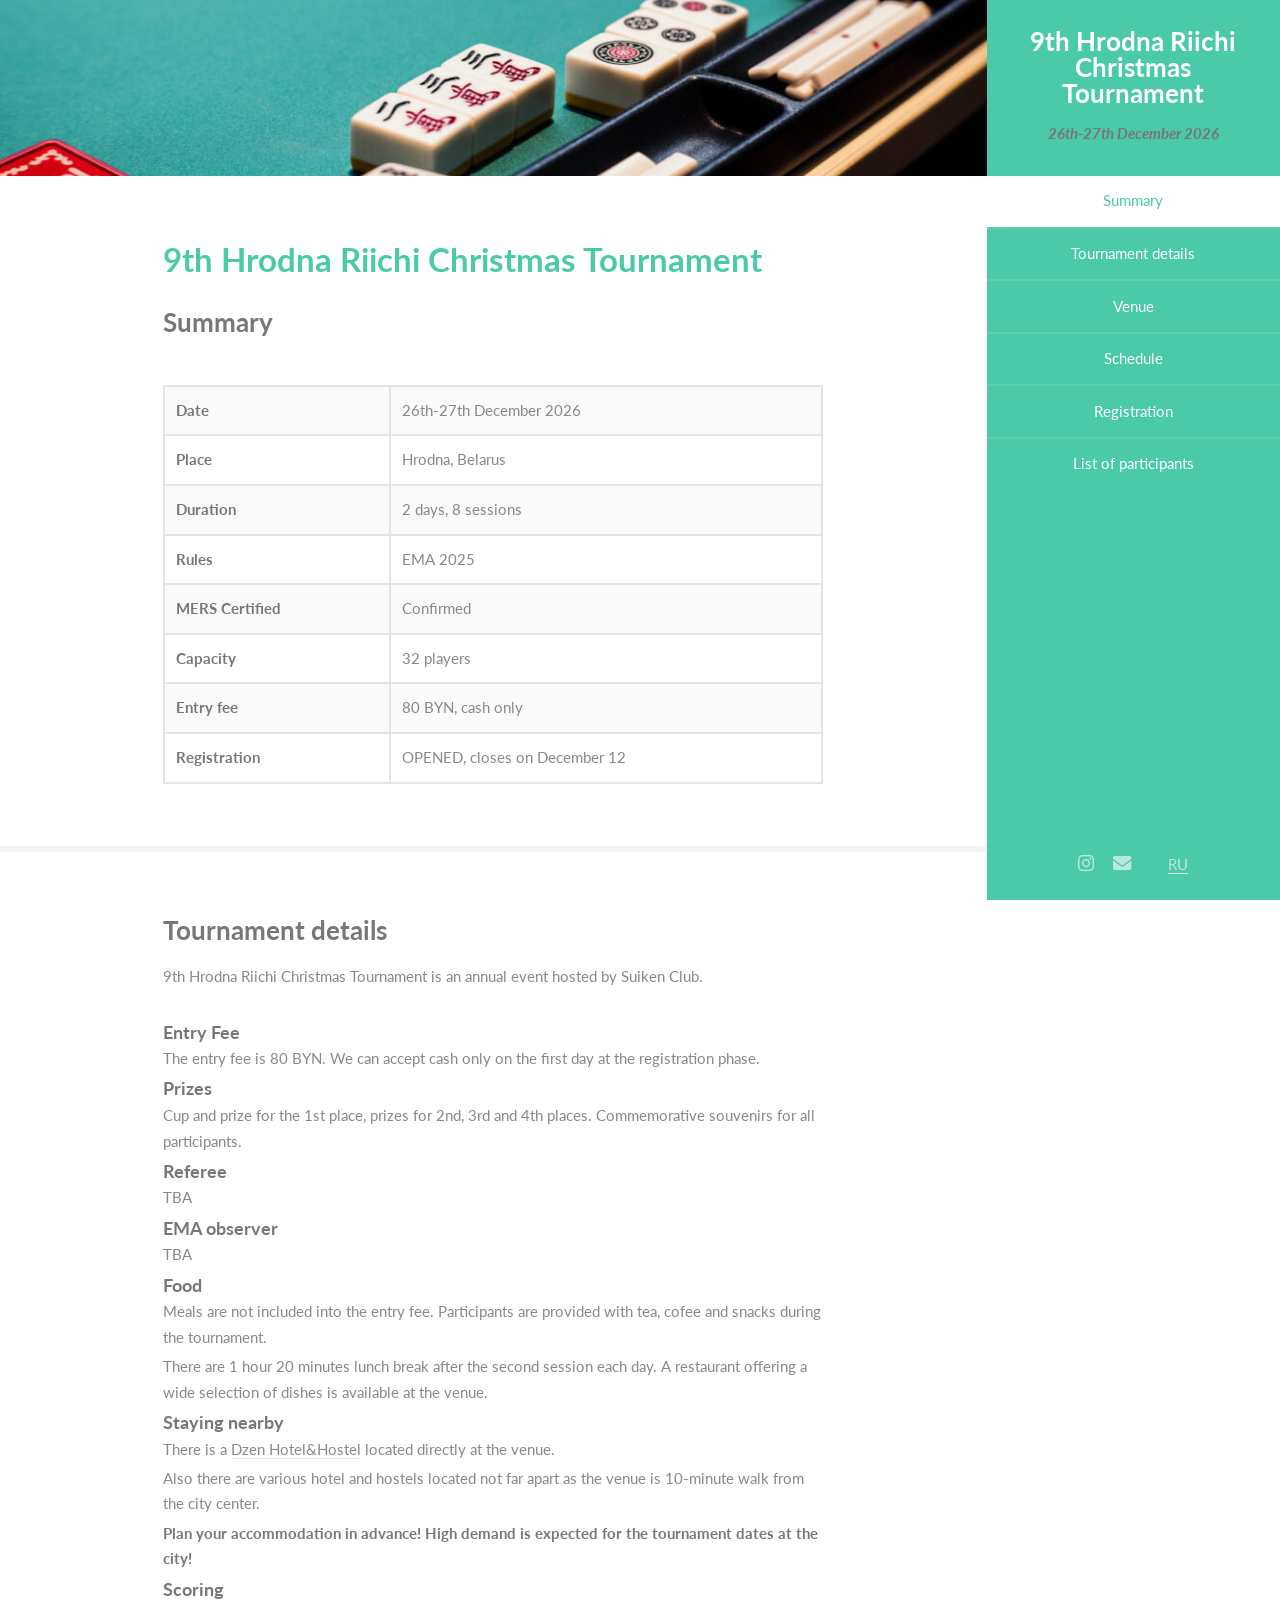
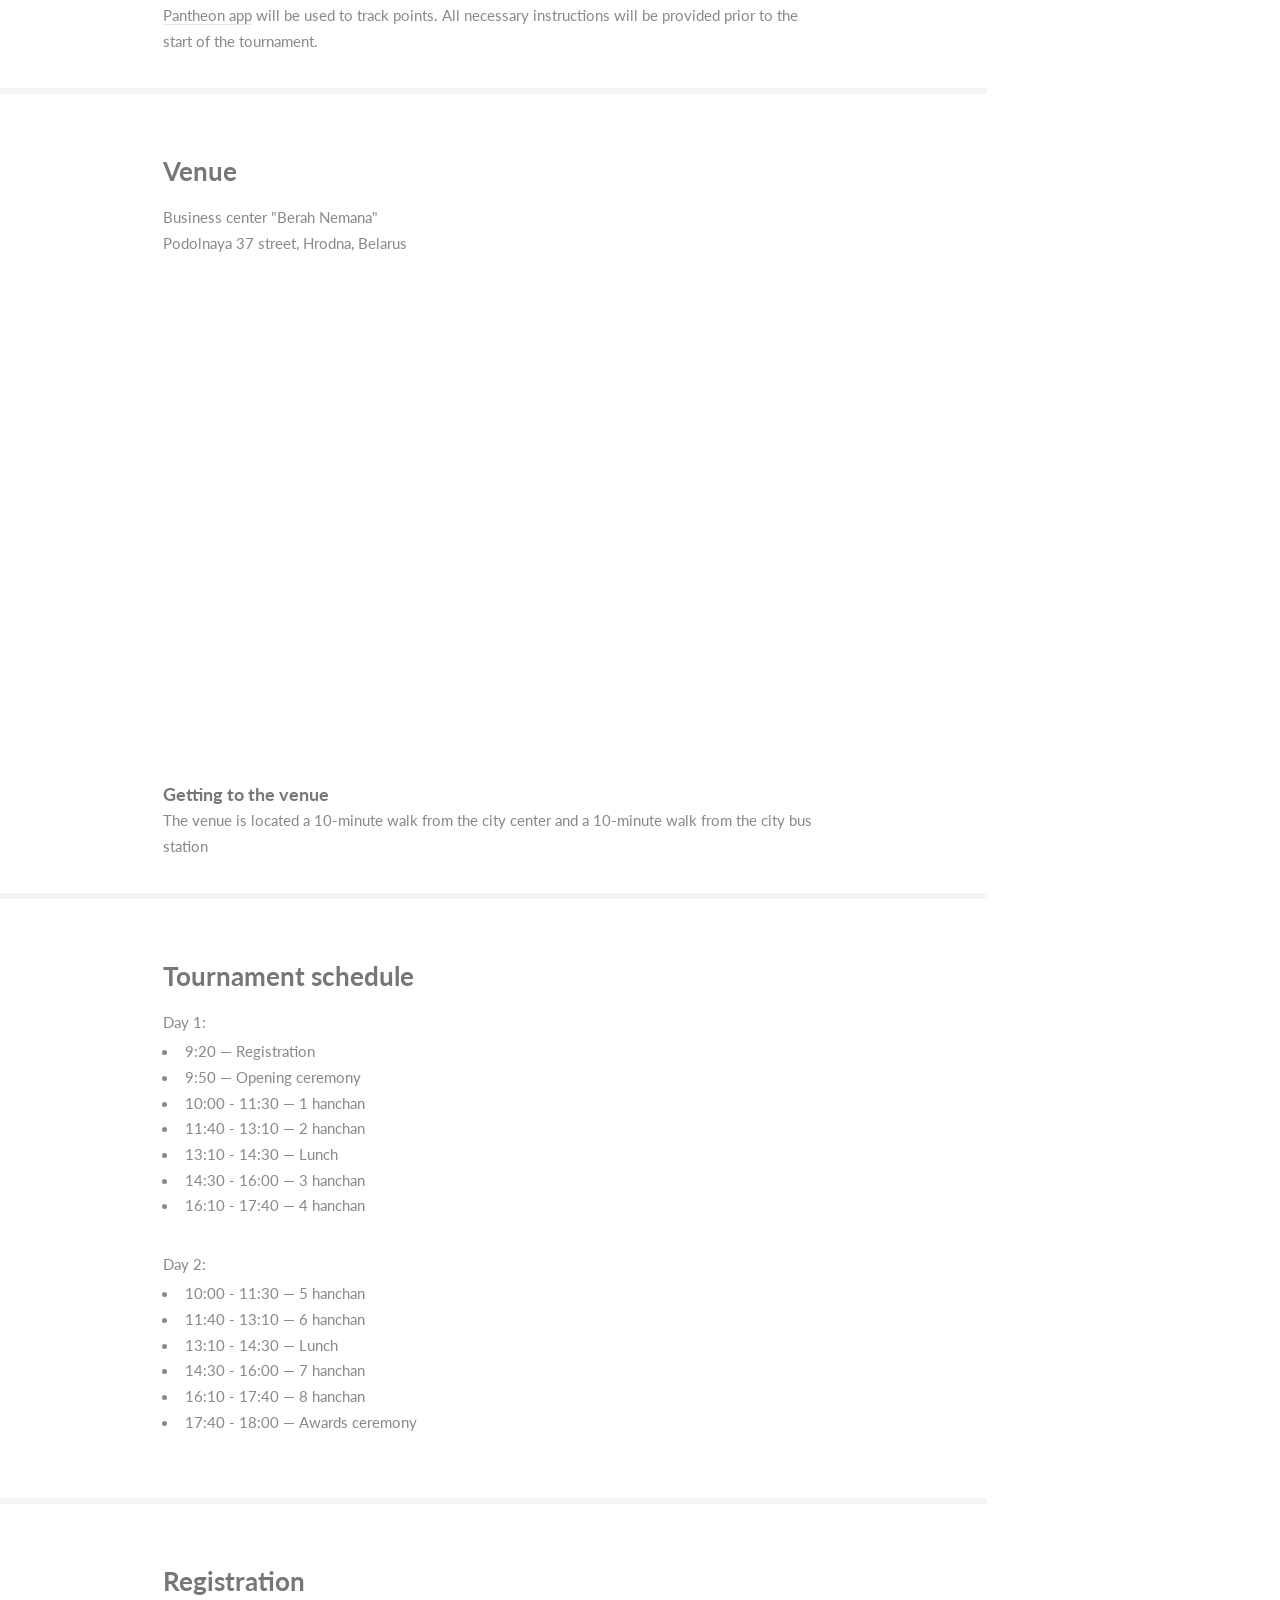
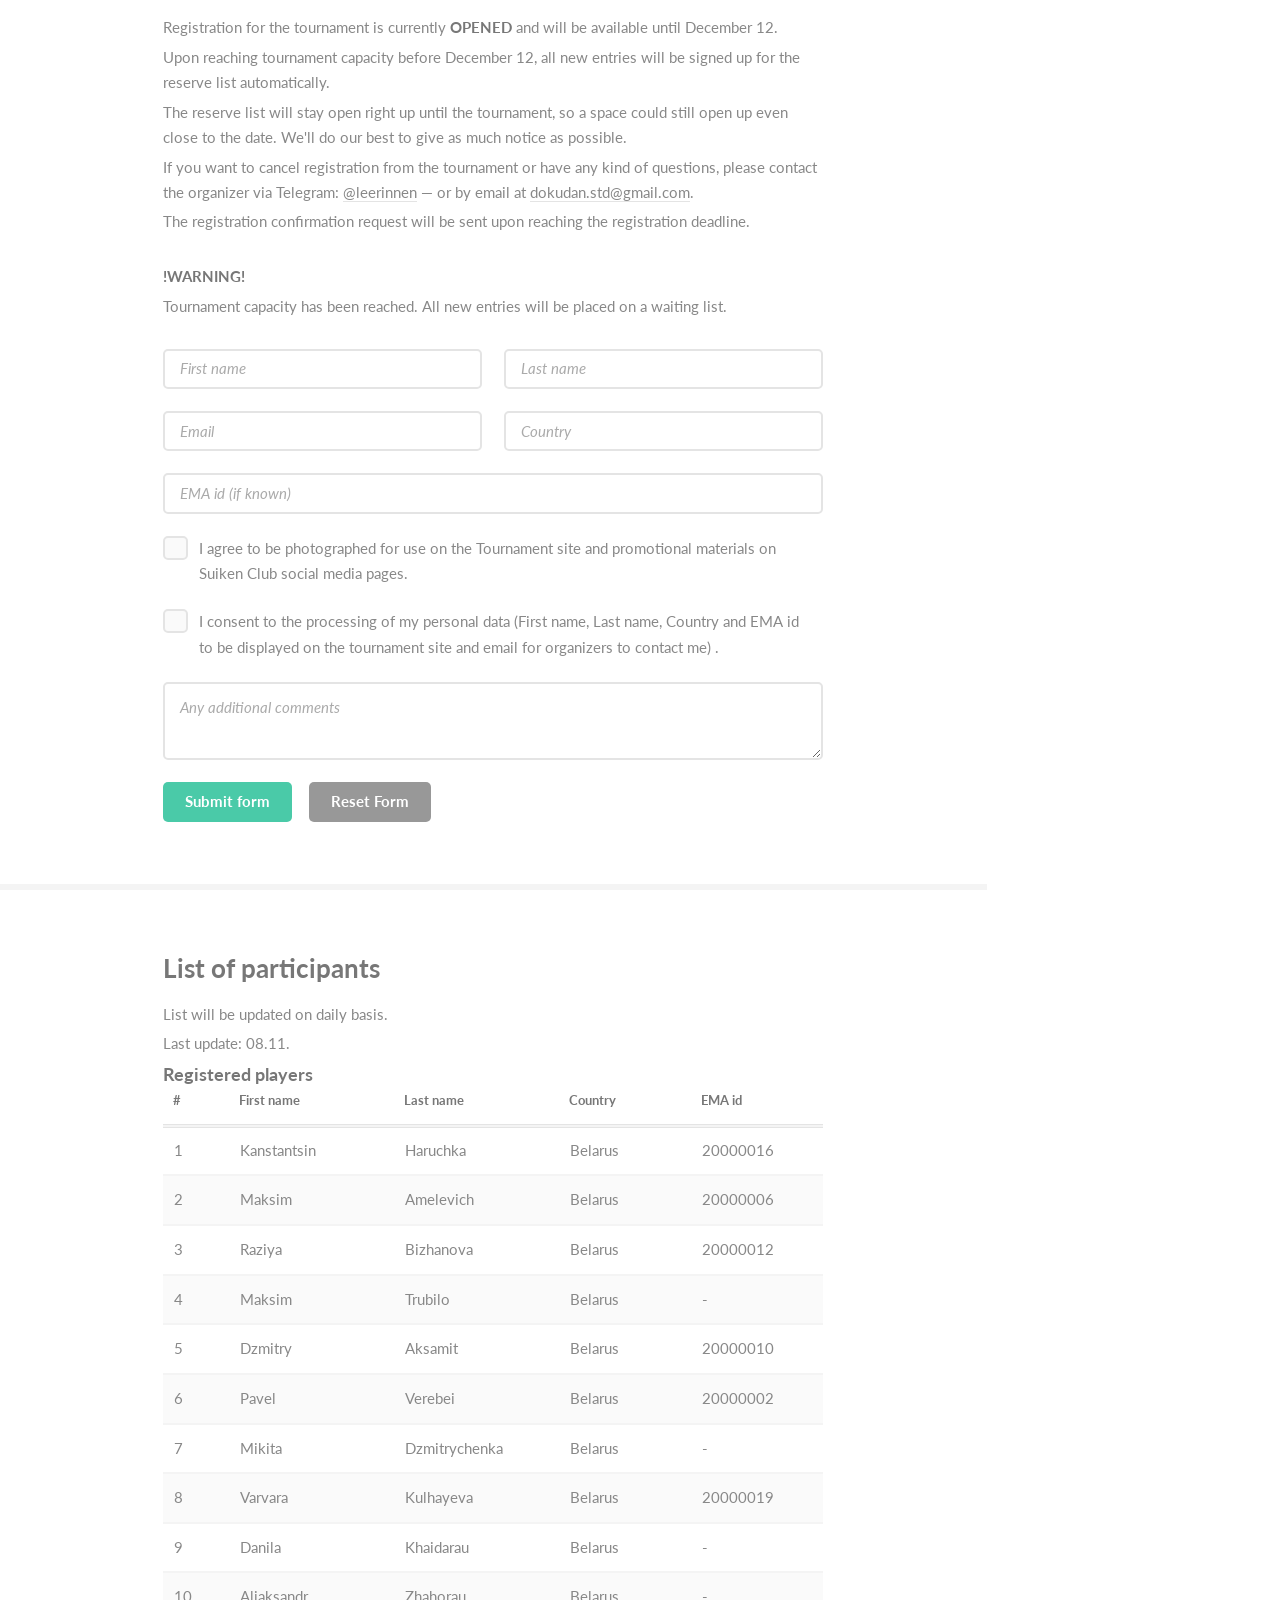
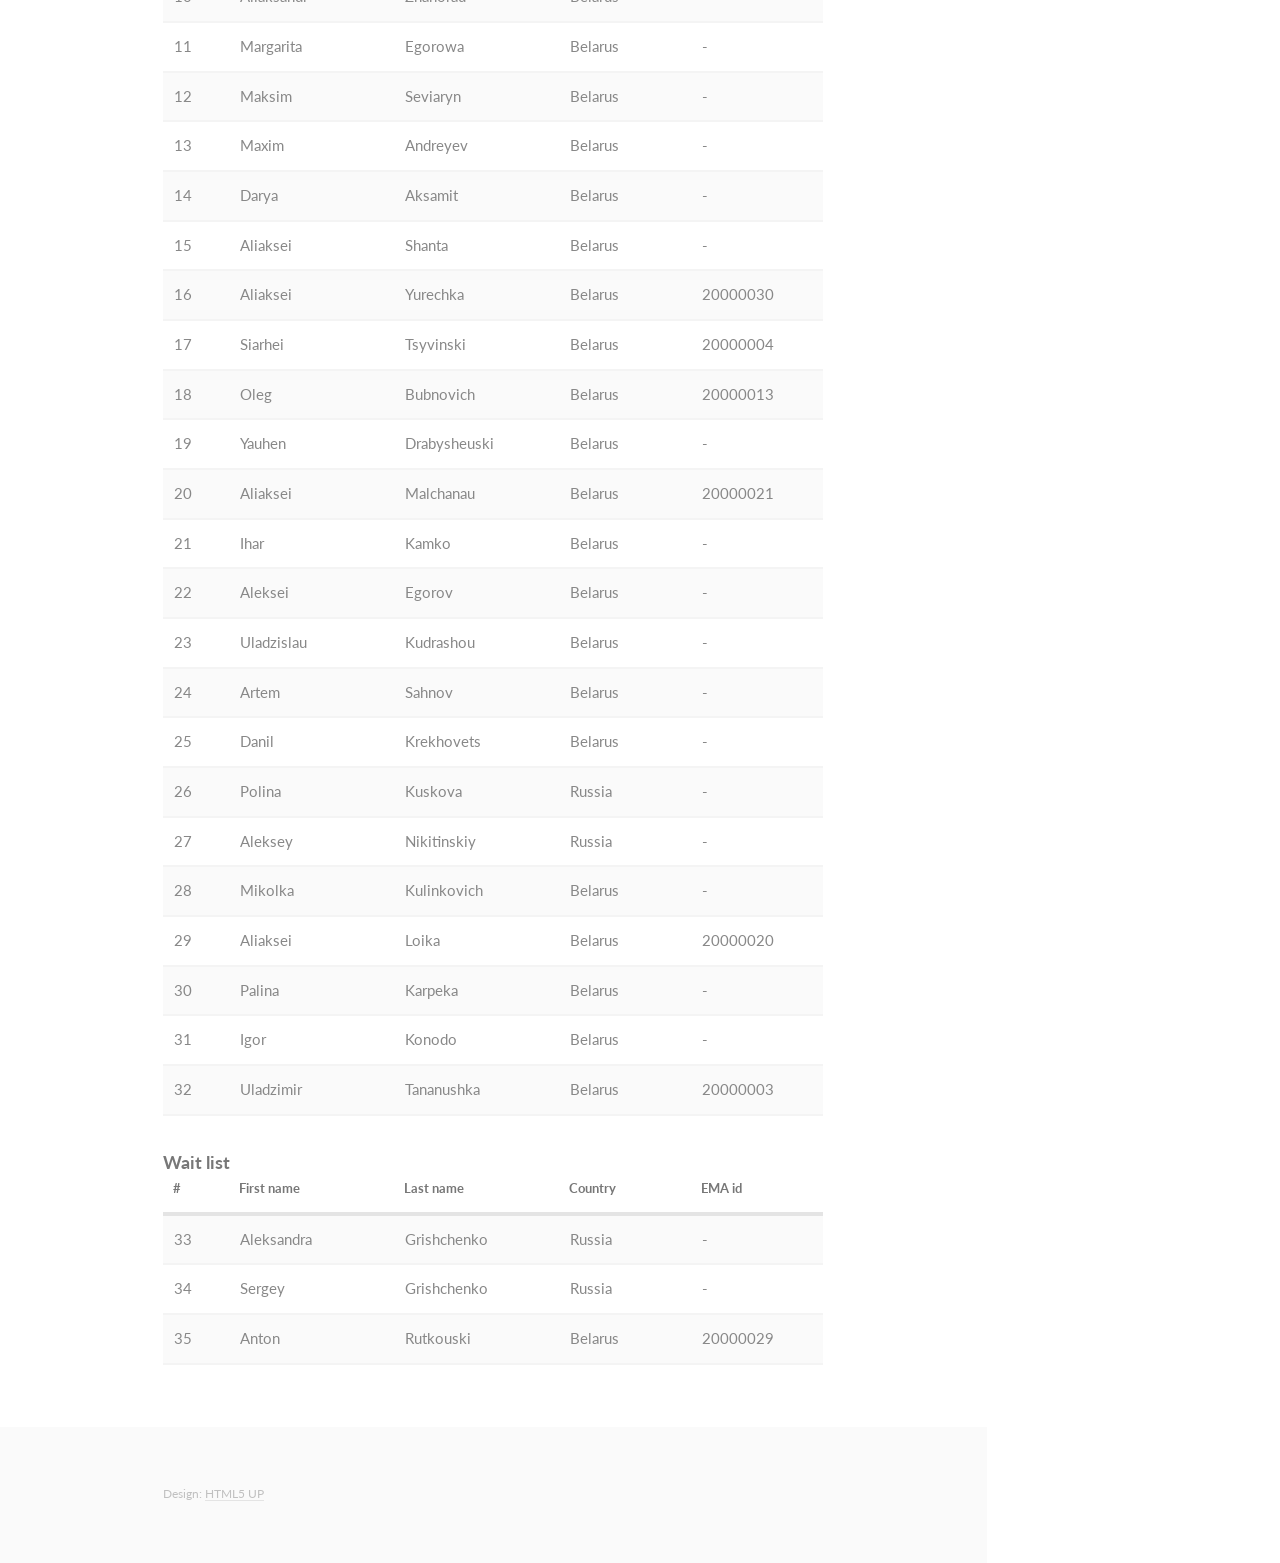
<file: index.html>
<!DOCTYPE HTML>
<!--
	Read Only by HTML5 UP
	html5up.net | @ajlkn
	Free for personal and commercial use under the CCA 3.0 license (html5up.net/license)
-->
<html>

<head>
	<title>9th Hrodna Riichi Christmas Tournament</title>
	<meta charset="utf-8" />
	<meta name="viewport" content="width=device-width, initial-scale=1, user-scalable=no" />
	<link rel="stylesheet" href="assets/css/main.css" />
</head>

<body class="is-preload">

	<!-- Header -->
	<section id="header">
		<header>
			<!--<span class="image avatar"><img src="images/avatar.jpg" alt="" /></span> -->
			<h1 id="logo"><a href="#">9th Hrodna Riichi Christmas Tournament</a></h1>
			<p><strong>26th-27th December 2026</strong>
			</p>
		</header>
		<nav id="nav">
			<ul>
				<li><a href="#one" class="active">Summary</a></li>
				<li><a href="#two">Tournament details</a></li>
				<li><a href="#three">Venue</a></li>
				<li><a href="#four">Schedule</a></li>
				<li><a href="#five">Registration</a></li>
				<li><a href="#six"> List of participants</a></li>
			</ul>
		</nav>
		<footer>
			<ul class="icons">
				<li><a href="https://www.instagram.com/suiken_hrodna?psln=NmI4Z3VzZnFoa2o2" class="icon brands fa-instagram" target="_blank"><span class="label">Instagram</span></a></li>
				<li><a href="mailto:dokudan.std@gmail.com" class="icon solid fa-envelope"><span class="label">Email</span></a></li>
                <li><a href="/index.html" class="lang-switch"></a></li>
                <li><a href="/tournament/ru/index.html" class="lang-switch"> RU </a></li>
			</ul>
		</footer> 
	</section>

	<!-- Wrapper -->
	<div id="wrapper">

		<!-- Main -->
		<div id="main">

			<!-- One -->
			<section id="one">

				<div class="image main" data-position="center">
					<img src="images/p2.jpg" alt="" />
				</div>

				<div class="container">
					<header class="major">
						<h2>9th Hrodna Riichi Christmas Tournament</h2>
						<p>Summary</p>
					</header>

					<div class="table-wrapper">
						<table class="alt">
							<thead>
								<tr>

								</tr>
							</thead>
							<tbody>
								<tr>
									<td><b>Date</b></td>
									<td>26th-27th December 2026</td>
								</tr>
								<tr>
									<td><b>Place</b></td>
									<td>Hrodna, Belarus</td>
								</tr>
								<tr>
									<td><b>Duration</b></td>
									<td>2 days, 8 sessions</td>
								</tr>
								<tr>
									<td><b>Rules</b></td>
									<td>EMA 2025</td>
								</tr>
								<tr>
									<td><b>MERS Certified</b></td>
									<td>Confirmed</td>
								</tr>

								<tr>
									<td><b>Capacity</b></td>
									<td>32 players</td>
								</tr>
								<tr>
									<td><b>Entry fee</b></td>
									<td>80 BYN, cash only</td>
								</tr>
								<tr>
									<td><b>Registration</b></td>
									<td>OPENED, closes on December 12</td>
								</tr>


							</tbody>
							<!--
							<tfoot>
								<tr>
									<td colspan="2"></td>
									<td>0</td>
								</tr>
							</tfoot>
						-->
						</table>
					</div>

				</div>
			</section>

			<!-- Two -->
			<section id="two">
				<div class="container">
					<h3>Tournament details</h3>
					<p>9th Hrodna Riichi Christmas Tournament is an annual event hosted by Suiken Club.</p>
					<br>
					<h4>Entry Fee</h4>
					<p>The entry fee is 80 BYN. We can accept cash only on the first day at the registration phase.</p>
					<h4>Prizes</h4>
					<p>Cup and prize for the 1st place, prizes for 2nd, 3rd and 4th places. Commemorative souvenirs for all participants.</p>
					<h4>Referee</h4>
					<p>TBA</p>
					<h4>EMA observer</h4>
					<p>TBA</p>
					<h4>Food</h4>
					<p>Meals are not included into the entry fee. Participants are provided with tea, cofee and snacks during the tournament.</p>
					<p>There are 1 hour 20 minutes lunch break after the second session each day. A restaurant offering a wide selection of dishes is available at the venue. </p>
					<h4>Staying nearby</h4>
					<p>There is a <a href="http://dzenhotel.by/">Dzen Hotel&Hostel</a> located directly at the venue.</p>
					<p>Also there are various hotel and hostels located not far apart as the venue is 10-minute walk from the city center.</p>
					<p><b>Plan your accommodation in advance! High demand is expected for the tournament dates at the city! </b></p>
					<h4>Scoring</h4>
					<p><a href="https://riichimahjong.org/en">Pantheon app</a> will be used to track points. All necessary instructions will be provided prior to the start of the tournament. </p>
					
				</div>
			</section>

			<!-- Three -->
			<section id="three">
				<div class="container">
					<h3>Venue</h3>					
					<p>Business center "Berah Nemana"<br />
						Podolnaya 37 street, Hrodna, Belarus
					</p>
					<iframe
						class="map-embed"
						src="https://www.google.com/maps/embed?pb=!1m18!1m12!1m3!1d8422.74753969544!2d23.828236775770844!3d53.67275653470226!2m3!1f0!2f0!3f0!3m2!1i1024!2i768!4f13.1!3m3!1m2!1s0x46dfd733f5f4d7ab%3A0x981e9e6670be1e21!2z0JHQldCg0JXQkyDQndCV0JzQkNCd0JA!5e0!3m2!1sen!2sby!4v1790078190186!5m2!1sen!2sby"
						style="border:0;" allowfullscreen="" loading="lazy"
						referrerpolicy="strict-origin-when-cross-origin"></iframe>
					
					<br>
					<h4>Getting to the venue</h4>
					<p>The venue is located a 10-minute walk from the city center and a 10-minute walk from the city bus station</p>
				</div>

			</section>

			<section id="four">
				<div class="container">
					<h3>Tournament schedule</h3>
					<p>Day 1:</p>
					<ul>
						<li>9:20 — Registration</li>
						<li>9:50 — Opening ceremony</li>
						<li>10:00 - 11:30 — 1 hanchan</li>
						<li>11:40 - 13:10 — 2 hanchan</li>
						<li>13:10 - 14:30 — Lunch</li>
						<li>14:30 - 16:00 — 3 hanchan</li>
						<li>16:10 - 17:40 — 4 hanchan</li>
					</ul>
					<p>Day 2:</p>
					<ul>
						<li>10:00 - 11:30 — 5 hanchan</li>
						<li>11:40 - 13:10 — 6 hanchan</li>
						<li>13:10 - 14:30 — Lunch</li>
						<li>14:30 - 16:00 — 7 hanchan</li>
						<li>16:10 - 17:40 — 8 hanchan</li>
						<li>17:40 - 18:00 — Awards ceremony</li>
					</ul>
				</div>
			</section>

			<!-- Four -->
			<section id="five">
				<div class="container">
					<h3>Registration</h3>
					<p>Registration for the tournament is currently <b>OPENED</b> and will be available until December 12.</p>
					<p>Upon reaching tournament capacity before December 12, all new entries will be signed up for the reserve list automatically.</p>
					<p>The reserve list will stay open right up until the tournament, so a space could still open up even close to the date. We'll do our best to give as much notice as possible.</p>
					<p>If you want to cancel registration from the tournament or have any kind of questions, please contact the organizer via Telegram: <a href="https://telegram.me/leerinnen">@leerinnen</a> — or by email at <a href="mailto:dokudan.std@gmail.com">dokudan.std@gmail.com</a>.</p>
					<p>The registration confirmation request will be sent upon reaching the registration deadline.</p>
					<br>
					<p><b>!WARNING!</b></p>
					<p>Tournament capacity has been reached. All new entries will be placed on a waiting list.</p>
					<br>


					<form method="post" action="https://formspree.io/f/myekbjgj">
						<div class="row gtr-uniform">
							<div class="col-6 col-12-xsmall"><input type="text" name="fname" id="fname"
									placeholder="First name" required/></div>
							<div class="col-6 col-12-xsmall"><input type="text" name="lname" id="lname"
									placeholder="Last name" required/></div>
							<div class="col-6 col-12-xsmall"><input type="email" name="email" id="email"
									placeholder="Email" required/></div>
							<div class="col-6 col-12-xsmall"><input type="text" name="country" id="name"
									placeholder="Country" required/></div>
							<div class="col-12"><input type="text" name="emaid" id="emaid"
									placeholder="EMA id (if known)" /></div>			
							<div class="col-12">
								<input type="checkbox" name="rules" id="rules" unchecked required/>
								<label for="rules">I agree to be photographed for use on the Tournament site and promotional materials on Suiken Club social media pages.</label>
							</div>
							<div class="col-12">
								<input type="checkbox" name="personald" id="personald" unchecked required/>
								<label for="personald">I consent to the processing of my personal data (First name, Last name, Country and EMA id to be displayed on the tournament site and email for organizers to contact me) .</label>
							</div>
							<div class="col-12"><textarea name="message" id="message" placeholder="Any additional comments"
									rows="2"></textarea></div>
							<div class="col-12">
								<ul class="actions">
									<li><input type="submit" class="primary" value="Submit form" /></li>
									<li><input type="reset" value="Reset Form" /></li>
								</ul>
							</div>
						</div>
					</form>
					
				</div>
			</section>
			<section id="six">
				<div class="container">
					<h3> List of participants</h3>
					<p>List will be updated on daily basis.</p>
					<p>Last update: 08.11.</p>
					<h4>Registered players</h4>
					<div class="table-wrapper">
						<table>
							<colgroup>
								<col style="width: 10%;">
								<col style="width: 25%;">
								<col style="width: 25%;">
								<col style="width: 20%;">
								<col style="width: 20%;">
							</colgroup>
							<thead>
								<tr>
									<th>#</th>
									<th>First name</th>
									<th>Last name</th>
									<th>Country</th>
									<th>EMA id</th>
								</tr>
							</thead>
							<tbody>
								<tr>
								<tr>
									<td>1</td>
									<td>Kanstantsin</td>
									<td>Haruchka</td>
									<td>Belarus</td>
									<td>20000016</td>
								</tr>
								<tr>
									<td>2</td>
									<td>Maksim</td>
									<td>Amelevich</td>
									<td>Belarus</td>
									<td>20000006</td>
								</tr>
								<tr>
									<td>3</td>
									<td>Raziya</td>
									<td>Bizhanova</td>
									<td>Belarus</td>
									<td>20000012</td>
								</tr>
								<tr>
									<td>4</td>
									<td>Maksim</td>
									<td>Trubilo</td>
									<td>Belarus</td>
									<td>-</td>
								</tr>
								<tr>
									<td>5</td>
									<td>Dzmitry</td>
									<td>Aksamit</td>
									<td>Belarus</td>
									<td>20000010</td>
								</tr>
								<tr>
									<td>6</td>
									<td>Pavel</td>
									<td>Verebei</td>
									<td>Belarus</td>
									<td>20000002</td>
								</tr>
								<tr>
									<td>7</td>
									<td>Mikita</td>
									<td>Dzmitrychenka</td>
									<td>Belarus</td>
									<td>-</td>
								</tr>
								<tr>
									<td>8</td>
									<td>Varvara</td>
									<td>Kulhayeva</td>
									<td>Belarus</td>
									<td>20000019</td>
								</tr>
								<tr>
									<td>9</td>
									<td>Danila</td>
									<td>Khaidarau</td>
									<td>Belarus</td>
									<td>-</td>
								</tr>
								<tr>
									<td>10</td>
									<td>Aliaksandr</td>
									<td>Zhahorau</td>
									<td>Belarus</td>
									<td>-</td>
								</tr>
								<!--
									-->
								<tr>
									<td>11</td>
									<td>Margarita</td>
									<td>Egorowa</td>
									<td>Belarus</td>
									<td>-</td>
								</tr>
								<tr>
									<td>12</td>
									<td>Maksim</td>
									<td>Seviaryn</td>
									<td>Belarus</td>
									<td>-</td>
								<!--
																
								-->
								<tr>
									<td>13</td>
									<td>Maxim</td>
									<td>Andreyev</td>
									<td>Belarus</td>
									<td>-</td>
								</tr>
								<tr>
									<td>14</td>
									<td>Darya</td>
									<td>Aksamit</td>
									<td>Belarus</td>
									<td>-</td>
								</tr>
								<tr>
									<td>15</td>
									<td>Aliaksei</td>
									<td>Shanta</td>
									<td>Belarus</td>
									<td>-</td>
								</tr>
								<tr>
									<td>16</td>
									<td>Aliaksei</td>
									<td>Yurechka</td>
									<td>Belarus</td>
									<td>20000030</td>
								</tr>
								<tr>
									<td>17</td>
									<td>Siarhei</td>
									<td>Tsyvinski</td>
									<td>Belarus</td>
									<td>20000004</td>
								</tr>
								<tr>
									<td>18</td>
									<td>Oleg</td>
									<td>Bubnovich</td>
									<td>Belarus</td>
									<td>20000013</td>
								</tr>
								<!--
								-->
								<tr>
									<td>19</td>
									<td>Yauhen</td>
									<td>Drabysheuski</td>
									<td>Belarus</td>
									<td>-</td>
								</tr>
								<!--
							-->
								<tr>
									<td>20</td>
									<td>Aliaksei</td>
									<td>Malchanau</td>
									<td>Belarus</td>
									<td>20000021</td>
								</tr>
								<!--
							-->
								<tr>
									<td>21</td>
									<td>Ihar</td>
									<td>Kamko</td>
									<td>Belarus</td>
									<td>-</td>
								</tr>
								<tr>
									<td>22</td>
									<td>Aleksei</td>
									<td>Egorov</td>
									<td>Belarus</td>
									<td>-</td>
								</tr>
								<!--
							-->
								<tr>
									<td>23</td>
									<td>Uladzislau</td>
									<td>Kudrashou</td>
									<td>Belarus</td>
									<td>-</td>
								</tr>
								<!--
							-->
								<tr>
									<td>24</td>
									<td>Artem</td>
									<td>Sahnov</td>
									<td>Belarus</td>
									<td>-</td>
								</tr>
								<!--
							-->
								<tr>
									<td>25</td>
									<td>Danil</td>
									<td>Krekhovets</td>
									<td>Belarus</td>
									<td>-</td>
								</tr>
								<tr>
									<td>26</td>
									<td>Polina</td>
									<td>Kuskova</td>
									<td>Russia</td>
									<td>-</td>
								</tr>
								<tr>
									<td>27</td>
									<td>Aleksey</td>
									<td>Nikitinskiy</td>
									<td>Russia</td>
									<td>-</td>
								</tr>
								<!--
							-->
								<tr>
									<td>28</td>
									<td>Mikolka</td>
									<td>Kulinkovich</td>
									<td>Belarus</td>
									<td>-</td>
								</tr>
								<tr>
									<td>29</td>
									<td>Aliaksei</td>
									<td>Loika</td>
									<td>Belarus</td>
									<td>20000020</td>
								</tr>
								<tr>
									<td>30</td>
									<td>Palina</td>
									<td>Karpeka</td>
									<td>Belarus</td>
									<td>-</td>
								</tr>
								<tr>
									<td>31</td>
									<td>Igor</td>
									<td>Konodo</td>
									<td>Belarus</td>
									<td>-</td>
								</tr>
								<tr>
									<td>32</td>
									<td>Uladzimir</td>
									<td>Tananushka</td>
									<td>Belarus</td>
									<td>20000003</td>
								</tr>
							</tbody>
						</table>
					</div>
					<h4>Wait list</h4>
					<div class="table-wrapper">
						<table>
							<colgroup>
								<col style="width: 10%;">
								<col style="width: 25%;">
								<col style="width: 25%;">
								<col style="width: 20%;">
								<col style="width: 20%;">
							</colgroup>
							<thead>
								<tr>
									<th>#</th>
									<th>First name</th>
									<th>Last name</th>
									<th>Country</th>
									<th>EMA id</th>
								</tr>
							</thead>
							<tbody>
								<tr>
									<td>33</td>
									<td>Aleksandra</td>
									<td>Grishchenko</td>
									<td>Russia</td>
									<td>-</td>
								</tr>
								<tr>
									<td>34</td>
									<td>Sergey</td>
									<td>Grishchenko</td>
									<td>Russia</td>
									<td>-</td>
								</tr>
								<tr>
									<td>35</td>
									<td>Anton</td>
									<td>Rutkouski</td>
									<td>Belarus</td>
									<td>20000029</td>
								</tr>
							</tbody>
						</table>
					</div>
					
				</div>
				
			</section>
			<!-- Five -->


		</div>

		<!-- Footer -->
		<section id="footer">
			<div class="container">
				<ul class="copyright">
					<!--<li>&copy; Untitled. All rights reserved.</li>-->
					<li>Design: <a href="http://html5up.net">HTML5 UP</a></li>
				</ul>
			</div>
		</section>

	</div>

	<!-- Scripts -->
	<script src="assets/js/jquery.min.js"></script>
	<script src="assets/js/jquery.scrollex.min.js"></script>
	<script src="assets/js/jquery.scrolly.min.js"></script>
	<script src="assets/js/browser.min.js"></script>
	<script src="assets/js/breakpoints.min.js"></script>
	<script src="assets/js/util.js"></script>
	<script src="assets/js/main.js"></script>

</body>

</html>
</file>
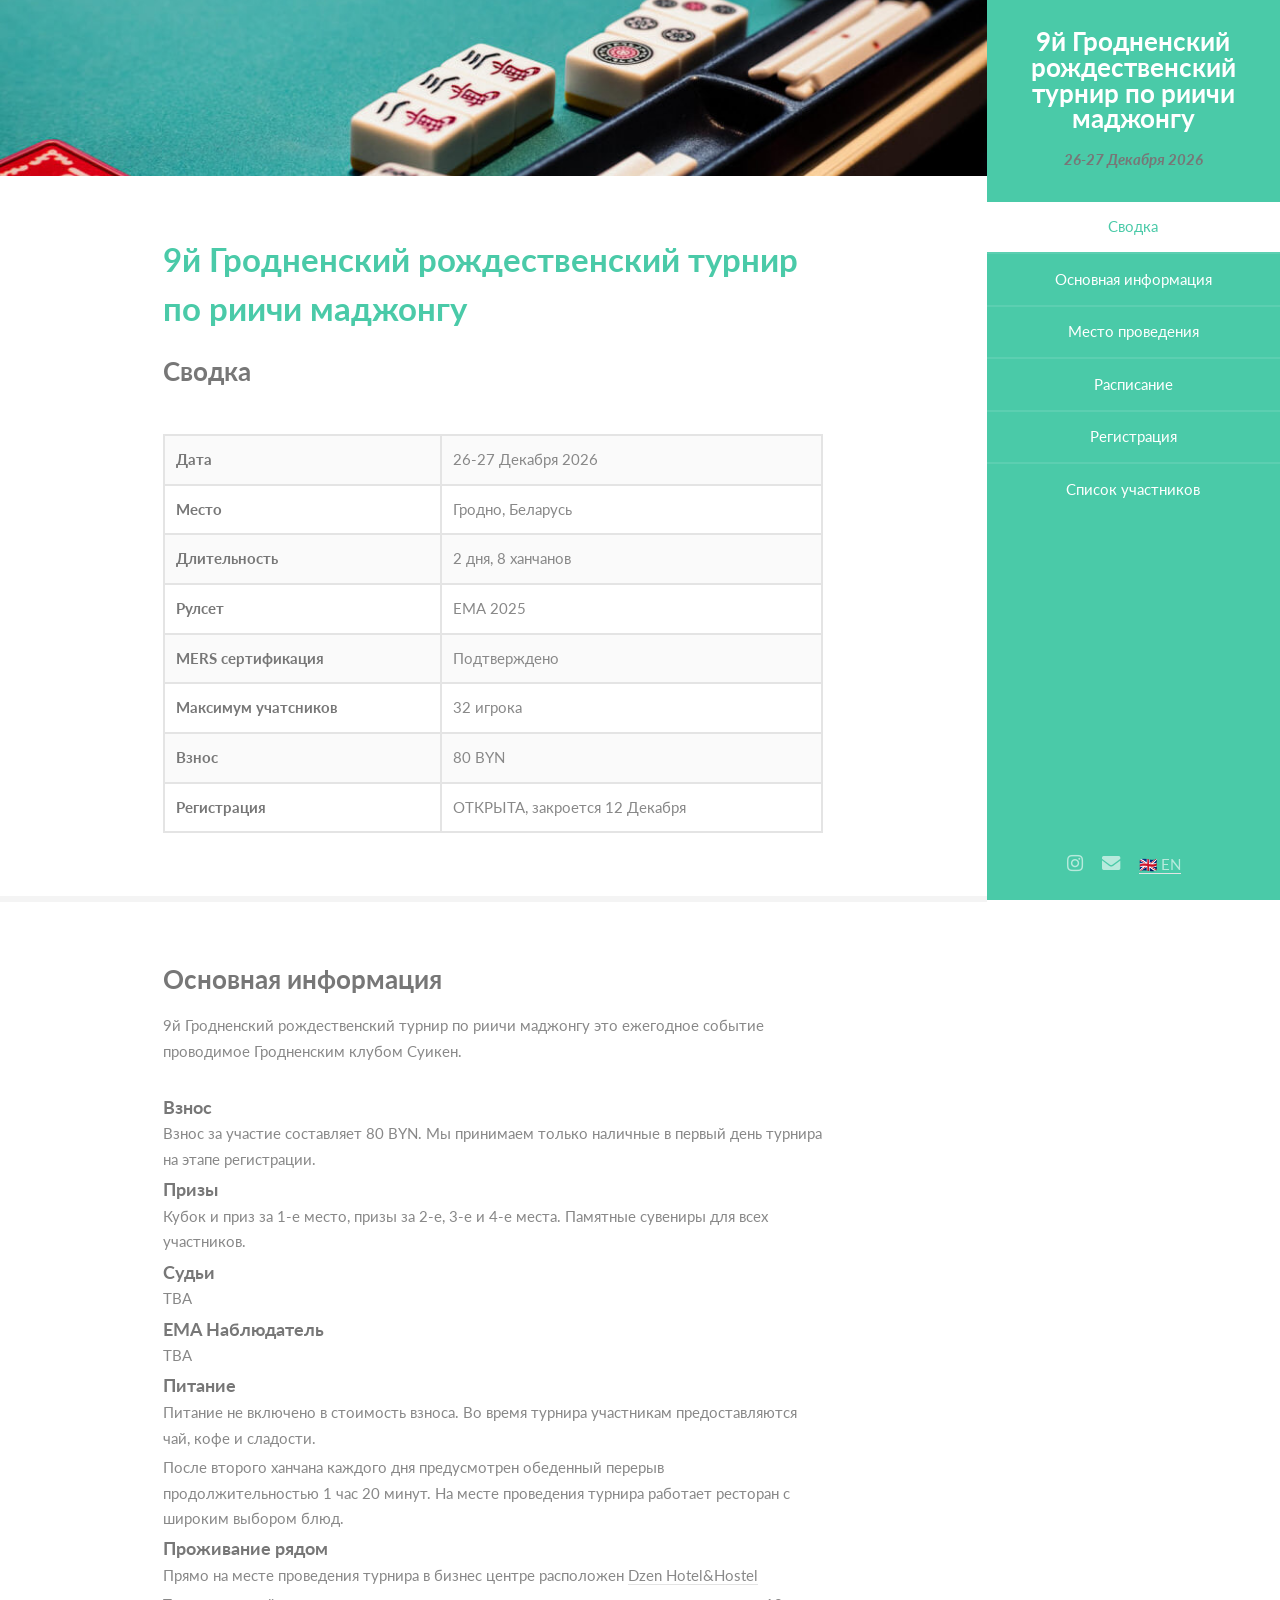
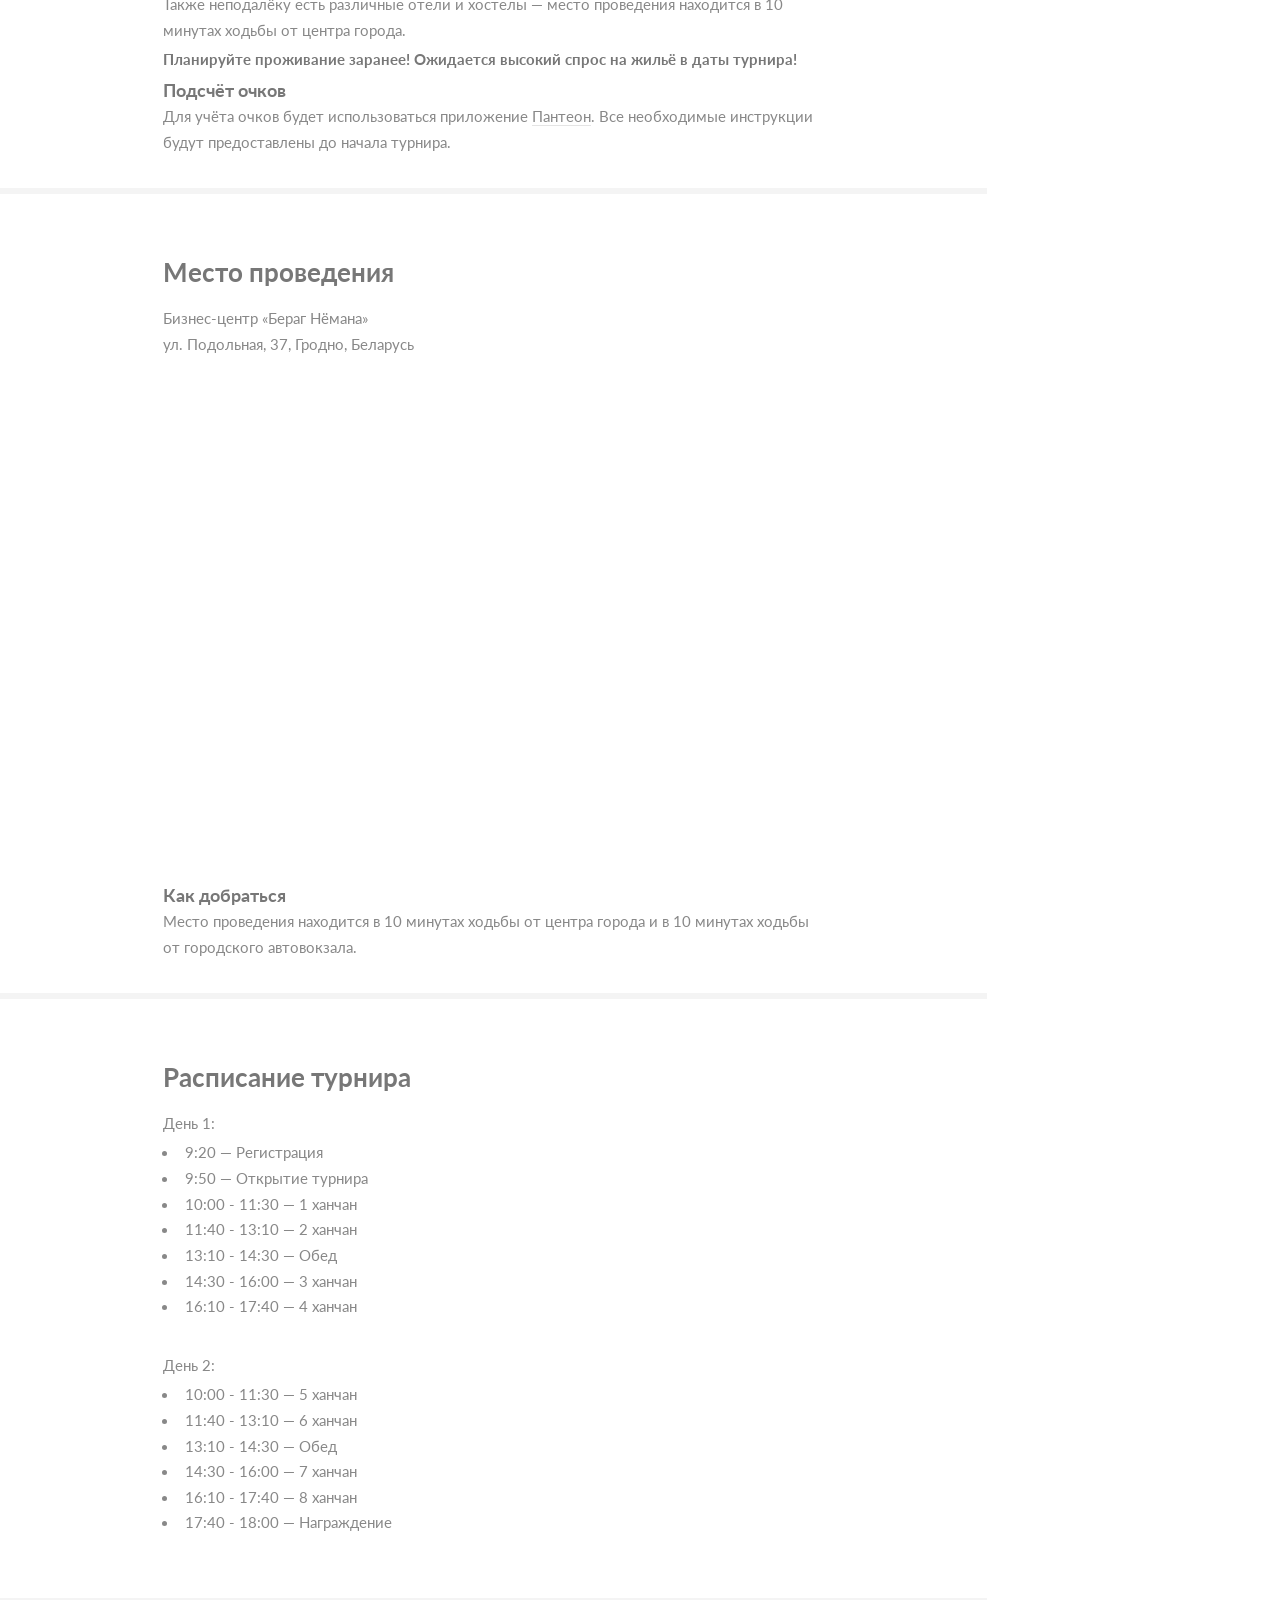
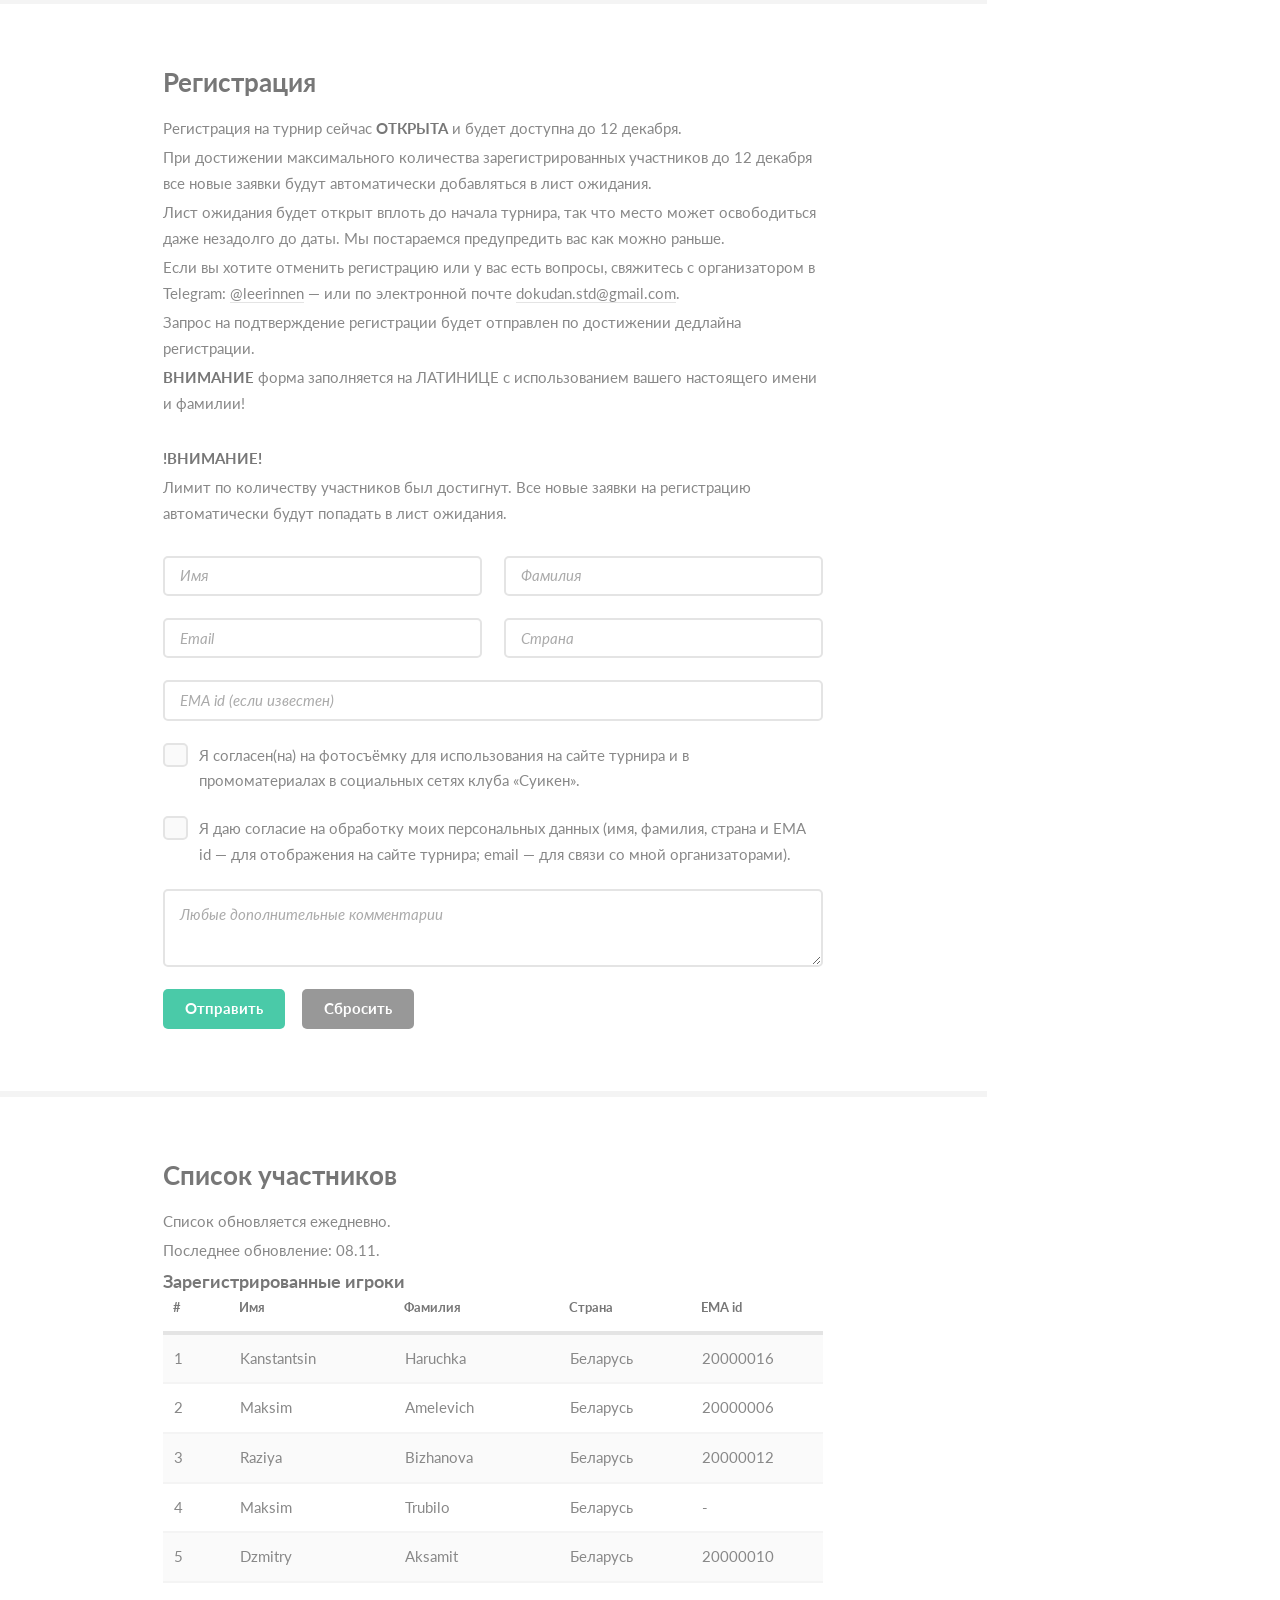
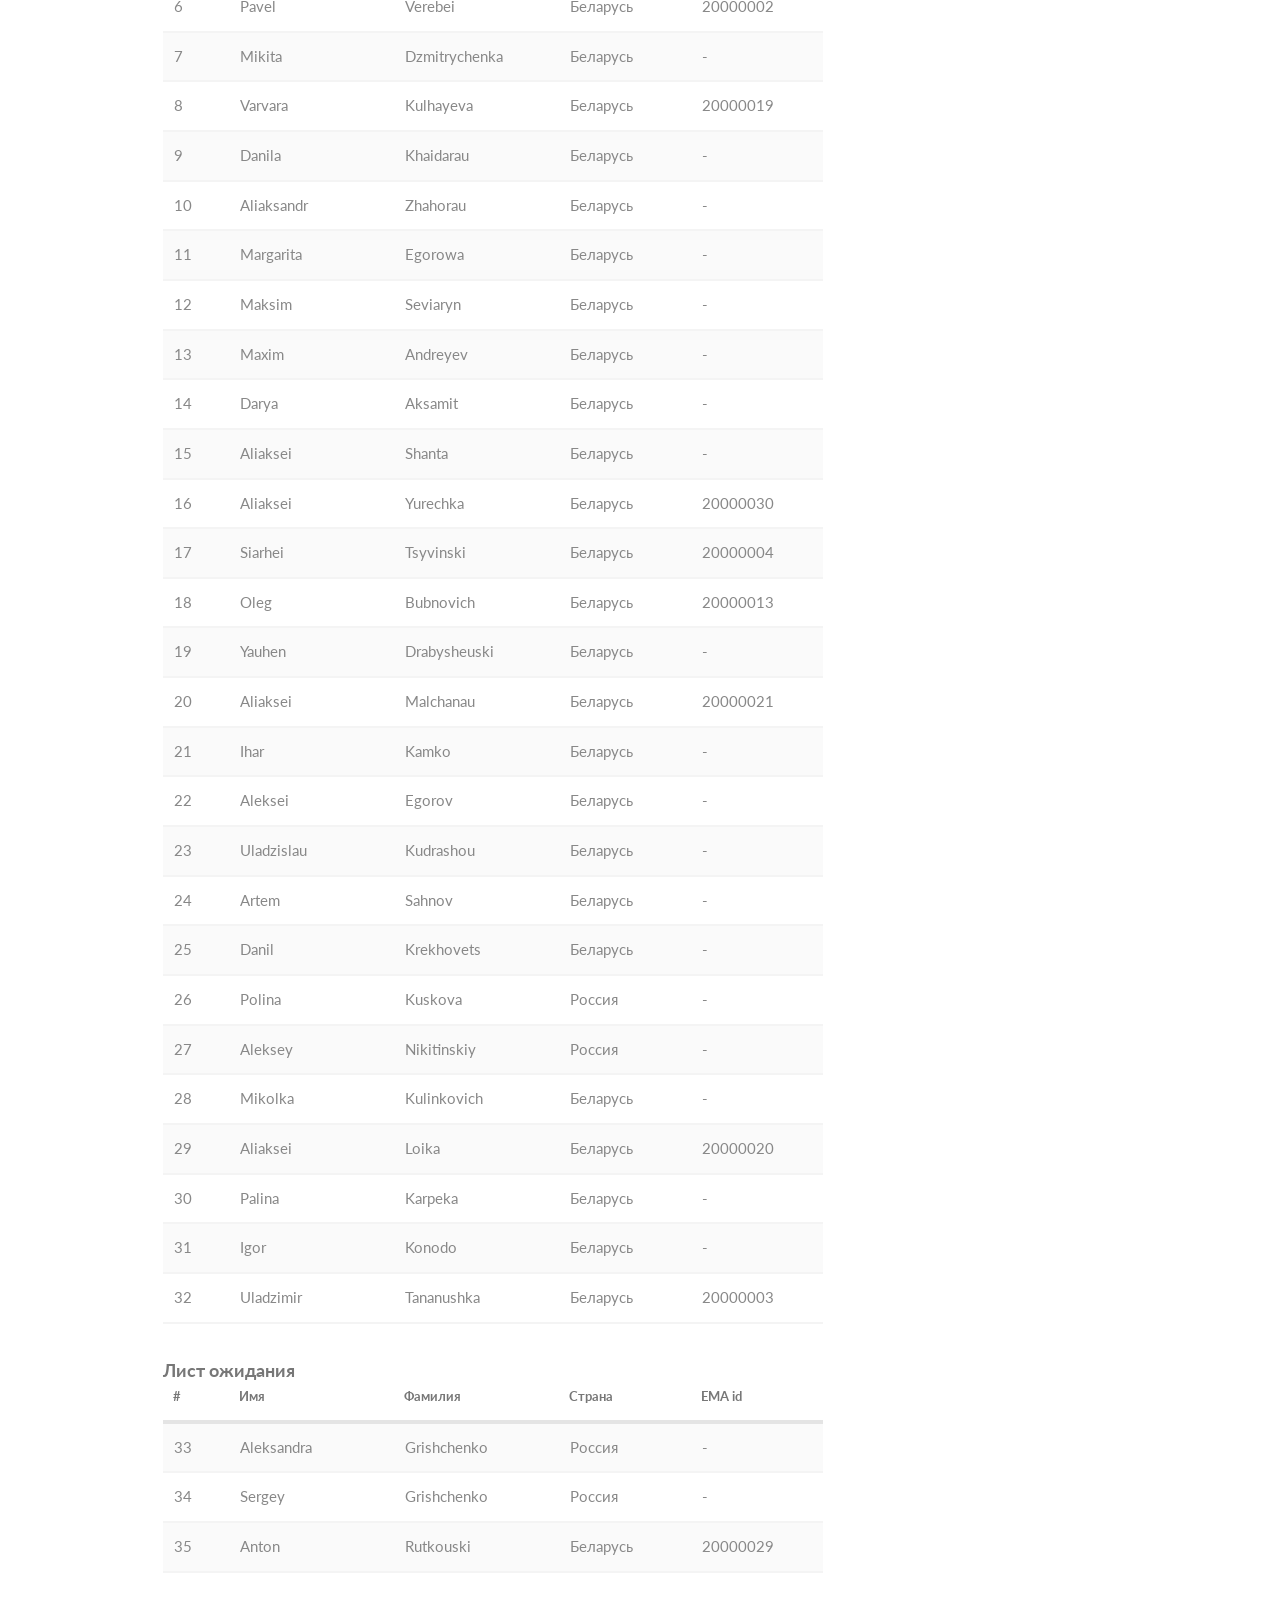
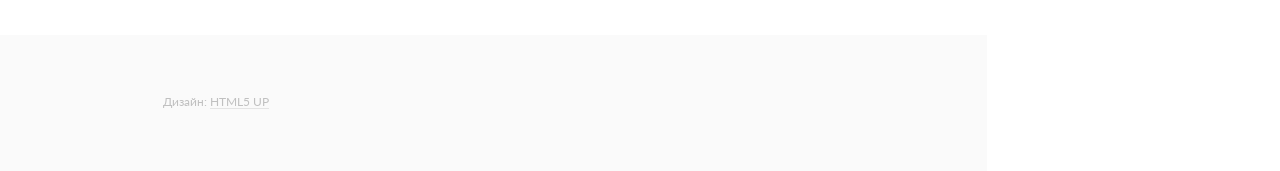
<file: ru/index.html>
<!DOCTYPE HTML>
<!--
	Read Only by HTML5 UP
	html5up.net | @ajlkn
	Free for personal and commercial use under the CCA 3.0 license (html5up.net/license)
-->
<html>

<head>
	<title>9й Гродненский рождественский турнир по риичи маджонгу</title>
	<meta charset="utf-8" />
	<meta name="viewport" content="width=device-width, initial-scale=1, user-scalable=no" />
	<link rel="stylesheet" href="../assets/css/main.css" />
</head>

<body class="is-preload">

	<!-- Header -->
	<section id="header">
		<header>
			<!--<span class="image avatar"><img src="../images/avatar.jpg" alt="" /></span> -->
			<h1 id="logo"><a href="#">9й Гродненский рождественский турнир по риичи маджонгу</a></h1>
			<p><strong>26-27 Декабря 2026</strong>
			</p>
		</header>
		<nav id="nav">
			<ul>
				<li><a href="#one" class="active">Сводка</a></li>
				<li><a href="#two">Основная информация</a></li>
				<li><a href="#three">Место проведения</a></li>
				<li><a href="#four">Расписание</a></li>
				<li><a href="#five">Регистрация</a></li>
				<li><a href="#six">Список участников</a></li>
			</ul>
		</nav>
		
		<footer>
			<ul class="icons">
				<li><a href="https://www.instagram.com/suiken_hrodna?psln=NmI4Z3VzZnFoa2o2" class="icon brands fa-instagram" target="_blank"><span class="label">Instagram</span></a></li>
				<li><a href="mailto:dokudan.std@gmail.com" class="icon solid fa-envelope"><span class="label">Email</span></a></li>
                <li><a href="/tournament/index.html" class="lang-switch">🇬🇧 EN</a></li>
                <li><a href="/ru/index.html" class="lang-switch"></a></li>
			</ul>
		</footer> 
	</section>

	<!-- Wrapper -->
	<div id="wrapper">

		<!-- Main -->
		<div id="main">

			<!-- One -->
			<section id="one">

				<div class="image main" data-position="center">
					<img src="../images/p2.jpg" alt="" />
				</div>

				<div class="container">
					<header class="major">
						<h2>9й Гродненский рождественский турнир по риичи маджонгу</h2>
						<p>Сводка</p>
					</header>

					<div class="table-wrapper">
						<table class="alt">
							<thead>
								<tr>

								</tr>
							</thead>
							<tbody>
								<tr>
									<td><b>Дата</b></td>
									<td>26-27 Декабря 2026</td>
								</tr>
								<tr>
									<td><b>Место</b></td>
									<td>Гродно, Беларусь</td>
								</tr>
								<tr>
									<td><b>Длительность</b></td>
									<td>2 дня, 8 ханчанов</td>
								</tr>
								<tr>
									<td><b>Рулсет</b></td>
									<td>ЕМА 2025</td>
								</tr>
								<tr>
									<td><b>MERS сертификация</b></td>
									<td>Подтверждено</td>
								</tr>

								<tr>
									<td><b>Максимум учатсников</b></td>
									<td>32 игрока</td>
								</tr>
								<tr>
									<td><b>Взнос</b></td>
									<td>80 BYN</td>
								</tr>
								<tr>
									<td><b>Регистрация</b></td>
									<td>ОТКРЫТА, закроется 12 Декабря</td>
								</tr>


							</tbody>
							<!--
							<tfoot>
								<tr>
									<td colspan="2"></td>
									<td>0</td>
								</tr>
							</tfoot>
						-->
						</table>
					</div>

				</div>
			</section>

			<!-- Two -->
			<section id="two">
				<div class="container">
					<h3>Основная информация</h3>
					<p>9й Гродненский рождественский турнир по риичи маджонгу это ежегодное событие проводимое Гродненским клубом Суикен.</p>
					<br>
					<h4>Взнос</h4>
					<p>Взнос за участие составляет 80 BYN. Мы принимаем только наличные в первый день турнира на этапе регистрации.</p>
					<h4>Призы</h4>
					<p>Кубок и приз за 1-е место, призы за 2-е, 3-е и 4-е места. Памятные сувениры для всех участников.</p>
					<h4>Судьи</h4>
					<p>TBA</p>
					<h4>EMA Наблюдатель</h4>
					<p>TBA</p>
					<h4>Питание</h4>
					<p>Питание не включено в стоимость взноса. Во время турнира участникам предоставляются чай, кофе и сладости.</p>
					<p>После второго ханчана каждого дня предусмотрен обеденный перерыв продолжительностью 1 час 20 минут. На месте проведения турнира работает ресторан с широким выбором блюд. </p>
					<h4>Проживание рядом</h4>
					<p>Прямо на месте проведения турнира в бизнес центре расположен <a href="http://dzenhotel.by/">Dzen Hotel&Hostel</a></p>
					<p>Также неподалёку есть различные отели и хостелы — место проведения находится в 10 минутах ходьбы от центра города.</p>
					<p><b>Планируйте проживание заранее! Ожидается высокий спрос на жильё в даты турнира! </b></p>
					<h4>Подсчёт очков</h4>
					<p>Для учёта очков будет использоваться приложение <a href="https://riichimahjong.org/en">Пантеон</a>. Все необходимые инструкции будут предоставлены до начала турнира. </p>
					
				</div>
			</section>

			<!-- Three -->
			<section id="three">
				<div class="container">
					<h3>Место проведения</h3>					
					<p>Бизнес-центр «Бераг Нёмана»<br />
						ул. Подольная, 37, Гродно, Беларусь
					</p>
					<iframe
						class="map-embed"
						src="https://www.google.com/maps/embed?pb=!1m18!1m12!1m3!1d8422.74753969544!2d23.828236775770844!3d53.67275653470226!2m3!1f0!2f0!3f0!3m2!1i1024!2i768!4f13.1!3m3!1m2!1s0x46dfd733f5f4d7ab%3A0x981e9e6670be1e21!2z0JHQldCg0JXQkyDQndCV0JzQkNCd0JA!5e0!3m2!1sen!2sby!4v1790078190186!5m2!1sen!2sby"
						style="border:0;" allowfullscreen="" loading="lazy"
						referrerpolicy="strict-origin-when-cross-origin"></iframe>
					
					<br>
					<h4>Как добраться</h4>
					<p>Место проведения находится в 10 минутах ходьбы от центра города и в 10 минутах ходьбы от городского автовокзала.</p>
				</div>

			</section>

			<section id="four">
				<div class="container">
					<h3>Расписание турнира</h3>
					<p>День 1:</p>
					<ul>
						<li>9:20 — Регистрация</li>
						<li>9:50 — Открытие турнира</li>
						<li>10:00 - 11:30 — 1 ханчан</li>
						<li>11:40 - 13:10 — 2 ханчан</li>
						<li>13:10 - 14:30 — Обед</li>
						<li>14:30 - 16:00 — 3 ханчан</li>
						<li>16:10 - 17:40 — 4 ханчан</li>
					</ul>
					<p>День 2:</p>
					<ul>
						<li>10:00 - 11:30 — 5 ханчан</li>
						<li>11:40 - 13:10 — 6 ханчан</li>
						<li>13:10 - 14:30 — Обед</li>
						<li>14:30 - 16:00 — 7 ханчан</li>
						<li>16:10 - 17:40 — 8 ханчан</li>
						<li>17:40 - 18:00 — Награждение</li>
					</ul>
				</div>
			</section>

			<!-- Four -->
			<section id="five">
				<div class="container">
					<h3>Регистрация</h3>
					<p>Регистрация на турнир сейчас <b>ОТКРЫТА</b> и будет доступна до 12 декабря.</p>
					<p>При достижении максимального количества зарегистрированных участников до 12 декабря все новые заявки будут автоматически добавляться в лист ожидания.</p>
					<p>Лист ожидания будет открыт вплоть до начала турнира, так что место может освободиться даже незадолго до даты. Мы постараемся предупредить вас как можно раньше.</p>
					<p>Если вы хотите отменить регистрацию или у вас есть вопросы, свяжитесь с организатором в Telegram: <a href="https://telegram.me/leerinnen">@leerinnen</a> — или по электронной почте <a href="mailto:dokudan.std@gmail.com">dokudan.std@gmail.com</a>.</p>
					<p>Запрос на подтверждение регистрации будет отправлен по достижении дедлайна регистрации.</p>
					<p><b>ВНИМАНИЕ</b> форма заполняется на ЛАТИНИЦЕ с использованием вашего настоящего имени и фамилии!</p>
                    <br>
					<p><b>!ВНИМАНИЕ!</b></p>
					<p>Лимит по количеству участников был достигнут. Все новые заявки на регистрацию автоматически будут попадать в лист ожидания.</p>
					<br>



					<form method="post" action="https://formspree.io/f/myekbjgj">
						<div class="row gtr-uniform">
							<div class="col-6 col-12-xsmall"><input type="text" name="fname" id="fname"
									placeholder="Имя" required/></div>
							<div class="col-6 col-12-xsmall"><input type="text" name="lname" id="lname"
									placeholder="Фамилия" required/></div>
							<div class="col-6 col-12-xsmall"><input type="email" name="email" id="email"
									placeholder="Email" required/></div>
							<div class="col-6 col-12-xsmall"><input type="text" name="country" id="name"
									placeholder="Страна" required/></div>
							<div class="col-12"><input type="text" name="emaid" id="emaid"
									placeholder="EMA id (если известен)" /></div>			
							<div class="col-12">
								<input type="checkbox" name="rules" id="rules" unchecked required/>
								<label for="rules">Я согласен(на) на фотосъёмку для использования на сайте турнира и в промоматериалах в социальных сетях клуба «Суикен».</label>
							</div>
							<div class="col-12">
								<input type="checkbox" name="personald" id="personald" unchecked required/>
								<label for="personald">Я даю согласие на обработку моих персональных данных (имя, фамилия, страна и EMA id — для отображения на сайте турнира; email — для связи со мной организаторами).</label>
							</div>
							<div class="col-12"><textarea name="message" id="message" placeholder="Любые дополнительные комментарии"
									rows="2"></textarea></div>
							<div class="col-12">
								<ul class="actions">
									<li><input type="submit" class="primary" value="Отправить" /></li>
									<li><input type="reset" value="Сбросить" /></li>
								</ul>
							</div>
						</div>
					</form>
					
				</div>
			</section>
			<section id="six">
				<div class="container">
					<h3>Список участников</h3>
					<p>Список обновляется ежедневно.</p>
					<p>Последнее обновление: 08.11.</p>
					<h4>Зарегистрированные игроки</h4>
					<div class="table-wrapper">
						<table>
							<colgroup>
								<col style="width: 10%;">
								<col style="width: 25%;">
								<col style="width: 25%;">
								<col style="width: 20%;">
								<col style="width: 20%;">
							</colgroup>
							<thead>
								<tr>
									<th>#</th>
									<th>Имя</th>
									<th>Фамилия</th>
									<th>Страна</th>
									<th>EMA id</th>
								</tr>
							</thead>
							<tbody>
								<tr>
									<td>1</td>
									<td>Kanstantsin</td>
									<td>Haruchka</td>
									<td>Беларусь</td>
									<td>20000016</td>
								</tr>
								<tr>
									<td>2</td>
									<td>Maksim</td>
									<td>Amelevich</td>
									<td>Беларусь</td>
									<td>20000006</td>
								</tr>
								<tr>
									<td>3</td>
									<td>Raziya</td>
									<td>Bizhanova</td>
									<td>Беларусь</td>
									<td>20000012</td>
								</tr>
								<tr>
									<td>4</td>
									<td>Maksim</td>
									<td>Trubilo</td>
									<td>Беларусь</td>
									<td>-</td>
								</tr>
								<tr>
									<td>5</td>
									<td>Dzmitry</td>
									<td>Aksamit</td>
									<td>Беларусь</td>
									<td>20000010</td>
								</tr>
								<tr>
									<td>6</td>
									<td>Pavel</td>
									<td>Verebei</td>
									<td>Беларусь</td>
									<td>20000002</td>
								</tr>
								<tr>
									<td>7</td>
									<td>Mikita</td>
									<td>Dzmitrychenka</td>
									<td>Беларусь</td>
									<td>-</td>
								</tr>
								<tr>
									<td>8</td>
									<td>Varvara</td>
									<td>Kulhayeva</td>
									<td>Беларусь</td>
									<td>20000019</td>
								</tr>
								<tr>
									<td>9</td>
									<td>Danila</td>
									<td>Khaidarau</td>
									<td>Беларусь</td>
									<td>-</td>
								</tr>
								<tr>
									<td>10</td>
									<td>Aliaksandr</td>
									<td>Zhahorau</td>
									<td>Беларусь</td>
									<td>-</td>
								</tr>
								<!--
									-->
								<tr>
									<td>11</td>
									<td>Margarita</td>
									<td>Egorowa</td>
									<td>Беларусь</td>
									<td>-</td>
								</tr>
								<tr>
									<td>12</td>
									<td>Maksim</td>
									<td>Seviaryn</td>
									<td>Беларусь</td>
									<td>-</td>
								</tr>
								<!--
								
								-->
								<tr>
									<td>13</td>
									<td>Maxim</td>
									<td>Andreyev</td>
									<td>Беларусь</td>
									<td>-</td>
								</tr>
								<tr>
									<td>14</td>
									<td>Darya</td>
									<td>Aksamit</td>
									<td>Беларусь</td>
									<td>-</td>
								</tr>
								<tr>
									<td>15</td>
									<td>Aliaksei</td>
									<td>Shanta</td>
									<td>Беларусь</td>
									<td>-</td>
								</tr>
								<tr>
									<td>16</td>
									<td>Aliaksei</td>
									<td>Yurechka</td>
									<td>Беларусь</td>
									<td>20000030</td>
								</tr>
								<tr>
									<td>17</td>
									<td>Siarhei</td>
									<td>Tsyvinski</td>
									<td>Беларусь</td>
									<td>20000004</td>
								</tr>
								<tr>
									<td>18</td>
									<td>Oleg</td>
									<td>Bubnovich</td>
									<td>Беларусь</td>
									<td>20000013</td>
								</tr>
								<!--
								-->
								<tr>
									<td>19</td>
									<td>Yauhen</td>
									<td>Drabysheuski</td>
									<td>Беларусь</td>
									<td>-</td>
								</tr>
								<!--
							-->
								<tr>
									<td>20</td>
									<td>Aliaksei</td>
									<td>Malchanau</td>
									<td>Беларусь</td>
									<td>20000021</td>
								</tr>
								<!--
							-->
								<tr>
									<td>21</td>
									<td>Ihar</td>
									<td>Kamko</td>
									<td>Беларусь</td>
									<td>-</td>
								</tr>
								<tr>
									<td>22</td>
									<td>Aleksei</td>
									<td>Egorov</td>
									<td>Беларусь</td>
									<td>-</td>
								</tr>
								<!--
							-->
								<tr>
									<td>23</td>
									<td>Uladzislau</td>
									<td>Kudrashou</td>
									<td>Беларусь</td>
									<td>-</td>
								</tr>
								<!--
							-->
								<tr>
									<td>24</td>
									<td>Artem</td>
									<td>Sahnov</td>
									<td>Беларусь</td>
									<td>-</td>
								</tr>
								<!--
							-->
								<tr>
									<td>25</td>
									<td>Danil</td>
									<td>Krekhovets</td>
									<td>Беларусь</td>
									<td>-</td>
								</tr>
								<tr>
									<td>26</td>
									<td>Polina</td>
									<td>Kuskova</td>
									<td>Россия</td>
									<td>-</td>
								</tr>
								<tr>
									<td>27</td>
									<td>Aleksey</td>
									<td>Nikitinskiy</td>
									<td>Россия</td>
									<td>-</td>
								</tr>
								<!--
							-->
								<tr>
									<td>28</td>
									<td>Mikolka</td>
									<td>Kulinkovich</td>
									<td>Беларусь</td>
									<td>-</td>
								</tr>
								<tr>
									<td>29</td>
									<td>Aliaksei</td>
									<td>Loika</td>
									<td>Беларусь</td>
									<td>20000020</td>
								</tr>
								<tr>
									<td>30</td>
									<td>Palina</td>
									<td>Karpeka</td>
									<td>Беларусь</td>
									<td>-</td>
								</tr>
								<tr>
									<td>31</td>
									<td>Igor</td>
									<td>Konodo</td>
									<td>Беларусь</td>
									<td>-</td>
								</tr>
								<tr>
									<td>32</td>
									<td>Uladzimir</td>
									<td>Tananushka</td>
									<td>Беларусь</td>
									<td>20000003</td>
								</tr>
							</tbody>
						</table>
					</div>
					<h4>Лист ожидания</h4>
					<div class="table-wrapper">
						<table>
							<colgroup>
								<col style="width: 10%;">
								<col style="width: 25%;">
								<col style="width: 25%;">
								<col style="width: 20%;">
								<col style="width: 20%;">
							</colgroup>
							<thead>
								<tr>
									<th>#</th>
									<th>Имя</th>
									<th>Фамилия</th>
									<th>Страна</th>
									<th>EMA id</th>
								</tr>
							</thead>
							<tbody>
								<tr>
									<td>33</td>
									<td>Aleksandra</td>
									<td>Grishchenko</td>
									<td>Россия</td>
									<td>-</td>
								</tr>
								<tr>
									<td>34</td>
									<td>Sergey</td>
									<td>Grishchenko</td>
									<td>Россия</td>
									<td>-</td>
								</tr>
								<tr>
									<td>35</td>
									<td>Anton</td>
									<td>Rutkouski</td>
									<td>Беларусь</td>
									<td>20000029</td>
								</tr>
							</tbody>
						</table>
					</div>
				</div>
				
			</section>
			<!-- Five -->


		</div>

		<!-- Footer -->
		<section id="footer">
			<div class="container">
				<ul class="copyright">
					<!--<li>&copy; Untitled. All rights reserved.</li>-->
					<li>Дизайн: <a href="http://html5up.net">HTML5 UP</a></li>
				</ul>
			</div>
		</section>

	</div>

	<!-- Scripts -->
	<script src="../assets/js/jquery.min.js"></script>
	<script src="../assets/js/jquery.scrollex.min.js"></script>
	<script src="../assets/js/jquery.scrolly.min.js"></script>
	<script src="../assets/js/browser.min.js"></script>
	<script src="../assets/js/breakpoints.min.js"></script>
	<script src="../assets/js/util.js"></script>
	<script src="../assets/js/main.js"></script>

</body>

</html>
</file>
<file: assets/css/main.css>
@import url("fontawesome-all.min.css");
@import url("https://fonts.googleapis.com/css?family=Lato:400,400italic,700,700italic|Source+Code+Pro:400");

/*
	Read Only by HTML5 UP
	html5up.net | @ajlkn
	Free for personal and commercial use under the CCA 3.0 license (html5up.net/license)
*/

html,
body,
div,
span,
applet,
object,
iframe,
h1,
h2,
h3,
h4,
h5,
h6,
p,
blockquote,
pre,
a,
abbr,
acronym,
address,
big,
cite,
code,
del,
dfn,
em,
img,
ins,
kbd,
q,
s,
samp,
small,
strike,
strong,
sub,
sup,
tt,
var,
b,
u,
i,
center,
dl,
dt,
dd,
ol,
ul,
li,
fieldset,
form,
label,
legend,
table,
caption,
tbody,
tfoot,
thead,
tr,
th,
td,
article,
aside,
canvas,
details,
embed,
figure,
figcaption,
footer,
header,
hgroup,
menu,
nav,
output,
ruby,
section,
summary,
time,
mark,
audio,
video {
	margin: 0;
	padding: 0;
	border: 0;
	font-size: 100%;
	font: inherit;
	vertical-align: baseline;
}

article,
aside,
details,
figcaption,
figure,
footer,
header,
hgroup,
menu,
nav,
section {
	display: block;
}

body {
	line-height: 1;
}

ol,
ul {
	list-style: none;
}

blockquote,
q {
	quotes: none;
}

blockquote:before,
blockquote:after,
q:before,
q:after {
	content: '';
	content: none;
}

table {
	border-collapse: collapse;
	border-spacing: 0;
}

body {
	-webkit-text-size-adjust: none;
}

mark {
	background-color: transparent;
	color: inherit;
}

input::-moz-focus-inner {
	border: 0;
	padding: 0;
}

input,
select,
textarea {
	-moz-appearance: none;
	-webkit-appearance: none;
	-ms-appearance: none;
	appearance: none;
}

/* Basic */

html {
	box-sizing: border-box;
}

*,
*:before,
*:after {
	box-sizing: inherit;
}

body {
	background: #fff;
}

body.is-preload *,
body.is-preload *:before,
body.is-preload *:after {
	-moz-animation: none !important;
	-webkit-animation: none !important;
	-ms-animation: none !important;
	animation: none !important;
	-moz-transition: none !important;
	-webkit-transition: none !important;
	-ms-transition: none !important;
	transition: none !important;
}

body,
input,
select,
textarea {
	color: #888;
	font-family: "Lato", sans-serif;
	font-size: 16pt;
	font-weight: 400;
	line-height: 1.75em;
}

a {
	-moz-transition: color 0.2s ease-in-out, border-color 0.2s ease-in-out;
	-webkit-transition: color 0.2s ease-in-out, border-color 0.2s ease-in-out;
	-ms-transition: color 0.2s ease-in-out, border-color 0.2s ease-in-out;
	transition: color 0.2s ease-in-out, border-color 0.2s ease-in-out;
	border-bottom: solid 1px #e4e4e4;
	color: inherit;
	text-decoration: none;
}

a:hover {
	border-bottom-color: transparent;
	color: #4acaa8 !important;
}

strong,
b {
	color: #777;
	font-weight: 700;
}

em,
i {
	font-style: italic;
}

p {
	margin: 0 0 0.25em 0;
}

h1,
h2,
h3,
h4,
h5,
h6 {
	color: #777;
	font-weight: 700;
	line-height: 1em;
	margin: 0 0 0.5625em 0;
}

h1 a,
h2 a,
h3 a,
h4 a,
h5 a,
h6 a {
	border: 0;
	color: inherit;
	text-decoration: none;
}

h2 {
	font-size: 2em;
	line-height: 1.5em;
}

h3 {
	font-size: 1.75em;
	line-height: 1.5em;
}

h4 {
	font-size: 1.25em;
	line-height: 1.5em;
	margin: 0 0 0 0;
}

h5 {
	font-size: 0.9em;
	line-height: 1.5em;
}

h6 {
	font-size: 0.7em;
	line-height: 1.5em;
}

sub {
	font-size: 0.8em;
	position: relative;
	top: 0.5em;
}

sup {
	font-size: 0.8em;
	position: relative;
	top: -0.5em;
}

hr {
	border: 0;
	border-bottom: solid 2px #f4f4f4;
	margin: 2.25em 0;
}

hr.major {
	margin: 3.375em 0;
}

blockquote {
	border-left: solid 8px #e4e4e4;
	font-style: italic;
	margin: 0 0 2.25em 0;
	padding: 0.5em 0 0.5em 2em;
}

code {
	background: #555;
	border-radius: 5px;
	color: #fff;
	font-family: "Source Code Pro", monospace;
	font-size: 0.9em;
	margin: 0 0.25em;
	padding: 0.25em 0.65em;
}

pre {
	font-family: "Source Code Pro", monospace;
	font-size: 0.9em;
	margin: 0 0 2.25em 0;
}

pre code {
	-webkit-overflow-scrolling: touch;
	display: block;
	line-height: 1.5em;
	overflow-x: auto;
	padding: 1em 1.5em;
}

.align-left {
	text-align: left;
}

.align-center {
	text-align: center;
}

.align-right {
	text-align: right;
}

/* Row */

.row {
	display: flex;
	flex-wrap: wrap;
	box-sizing: border-box;
	align-items: stretch;
}

.row>* {
	box-sizing: border-box;
}

.row.gtr-uniform>*> :last-child {
	margin-bottom: 0;
}

.row.aln-left {
	justify-content: flex-start;
}

.row.aln-center {
	justify-content: center;
}

.row.aln-right {
	justify-content: flex-end;
}

.row.aln-top {
	align-items: flex-start;
}

.row.aln-middle {
	align-items: center;
}

.row.aln-bottom {
	align-items: flex-end;
}

.row>.imp {
	order: -1;
}

.row>.col-1 {
	width: 8.33333%;
}

.row>.off-1 {
	margin-left: 8.33333%;
}

.row>.col-2 {
	width: 16.66667%;
}

.row>.off-2 {
	margin-left: 16.66667%;
}

.row>.col-3 {
	width: 25%;
}

.row>.off-3 {
	margin-left: 25%;
}

.row>.col-4 {
	width: 33.33333%;
}

.row>.off-4 {
	margin-left: 33.33333%;
}

.row>.col-5 {
	width: 41.66667%;
}

.row>.off-5 {
	margin-left: 41.66667%;
}

.row>.col-6 {
	width: 50%;
}

.row>.off-6 {
	margin-left: 50%;
}

.row>.col-7 {
	width: 58.33333%;
}

.row>.off-7 {
	margin-left: 58.33333%;
}

.row>.col-8 {
	width: 66.66667%;
}

.row>.off-8 {
	margin-left: 66.66667%;
}

.row>.col-9 {
	width: 75%;
}

.row>.off-9 {
	margin-left: 75%;
}

.row>.col-10 {
	width: 83.33333%;
}

.row>.off-10 {
	margin-left: 83.33333%;
}

.row>.col-11 {
	width: 91.66667%;
}

.row>.off-11 {
	margin-left: 91.66667%;
}

.row>.col-12 {
	width: 100%;
}

.row>.off-12 {
	margin-left: 100%;
}

.row.gtr-0 {
	margin-top: 0;
	margin-left: 0em;
}

.row.gtr-0>* {
	padding: 0 0 0 0em;
}

.row.gtr-0.gtr-uniform {
	margin-top: 0em;
}

.row.gtr-0.gtr-uniform>* {
	padding-top: 0em;
}

.row.gtr-25 {
	margin-top: 0;
	margin-left: -0.5em;
}

.row.gtr-25>* {
	padding: 0 0 0 0.5em;
}

.row.gtr-25.gtr-uniform {
	margin-top: -0.5em;
}

.row.gtr-25.gtr-uniform>* {
	padding-top: 0.5em;
}

.row.gtr-50 {
	margin-top: 0;
	margin-left: -1em;
}

.row.gtr-50>* {
	padding: 0 0 0 1em;
}

.row.gtr-50.gtr-uniform {
	margin-top: -1em;
}

.row.gtr-50.gtr-uniform>* {
	padding-top: 1em;
}

.row {
	margin-top: 0;
	margin-left: -2em;
}

.row>* {
	padding: 0 0 0 2em;
}

.row.gtr-uniform {
	margin-top: -2em;
}

.row.gtr-uniform>* {
	padding-top: 2em;
}

.row.gtr-150 {
	margin-top: 0;
	margin-left: -3em;
}

.row.gtr-150>* {
	padding: 0 0 0 3em;
}

.row.gtr-150.gtr-uniform {
	margin-top: -3em;
}

.row.gtr-150.gtr-uniform>* {
	padding-top: 3em;
}

.row.gtr-200 {
	margin-top: 0;
	margin-left: -4em;
}

.row.gtr-200>* {
	padding: 0 0 0 4em;
}

.row.gtr-200.gtr-uniform {
	margin-top: -4em;
}

.row.gtr-200.gtr-uniform>* {
	padding-top: 4em;
}

@media screen and (max-width: 1680px) {

	.row {
		display: flex;
		flex-wrap: wrap;
		box-sizing: border-box;
		align-items: stretch;
	}

	.row>* {
		box-sizing: border-box;
	}

	.row.gtr-uniform>*> :last-child {
		margin-bottom: 0;
	}

	.row.aln-left {
		justify-content: flex-start;
	}

	.row.aln-center {
		justify-content: center;
	}

	.row.aln-right {
		justify-content: flex-end;
	}

	.row.aln-top {
		align-items: flex-start;
	}

	.row.aln-middle {
		align-items: center;
	}

	.row.aln-bottom {
		align-items: flex-end;
	}

	.row>.imp-xlarge {
		order: -1;
	}

	.row>.col-1-xlarge {
		width: 8.33333%;
	}

	.row>.off-1-xlarge {
		margin-left: 8.33333%;
	}

	.row>.col-2-xlarge {
		width: 16.66667%;
	}

	.row>.off-2-xlarge {
		margin-left: 16.66667%;
	}

	.row>.col-3-xlarge {
		width: 25%;
	}

	.row>.off-3-xlarge {
		margin-left: 25%;
	}

	.row>.col-4-xlarge {
		width: 33.33333%;
	}

	.row>.off-4-xlarge {
		margin-left: 33.33333%;
	}

	.row>.col-5-xlarge {
		width: 41.66667%;
	}

	.row>.off-5-xlarge {
		margin-left: 41.66667%;
	}

	.row>.col-6-xlarge {
		width: 50%;
	}

	.row>.off-6-xlarge {
		margin-left: 50%;
	}

	.row>.col-7-xlarge {
		width: 58.33333%;
	}

	.row>.off-7-xlarge {
		margin-left: 58.33333%;
	}

	.row>.col-8-xlarge {
		width: 66.66667%;
	}

	.row>.off-8-xlarge {
		margin-left: 66.66667%;
	}

	.row>.col-9-xlarge {
		width: 75%;
	}

	.row>.off-9-xlarge {
		margin-left: 75%;
	}

	.row>.col-10-xlarge {
		width: 83.33333%;
	}

	.row>.off-10-xlarge {
		margin-left: 83.33333%;
	}

	.row>.col-11-xlarge {
		width: 91.66667%;
	}

	.row>.off-11-xlarge {
		margin-left: 91.66667%;
	}

	.row>.col-12-xlarge {
		width: 100%;
	}

	.row>.off-12-xlarge {
		margin-left: 100%;
	}

	.row.gtr-0 {
		margin-top: 0;
		margin-left: 0em;
	}

	.row.gtr-0>* {
		padding: 0 0 0 0em;
	}

	.row.gtr-0.gtr-uniform {
		margin-top: 0em;
	}

	.row.gtr-0.gtr-uniform>* {
		padding-top: 0em;
	}

	.row.gtr-25 {
		margin-top: 0;
		margin-left: -0.5em;
	}

	.row.gtr-25>* {
		padding: 0 0 0 0.5em;
	}

	.row.gtr-25.gtr-uniform {
		margin-top: -0.5em;
	}

	.row.gtr-25.gtr-uniform>* {
		padding-top: 0.5em;
	}

	.row.gtr-50 {
		margin-top: 0;
		margin-left: -1em;
	}

	.row.gtr-50>* {
		padding: 0 0 0 1em;
	}

	.row.gtr-50.gtr-uniform {
		margin-top: -1em;
	}

	.row.gtr-50.gtr-uniform>* {
		padding-top: 1em;
	}

	.row {
		margin-top: 0;
		margin-left: -2em;
	}

	.row>* {
		padding: 0 0 0 2em;
	}

	.row.gtr-uniform {
		margin-top: -2em;
	}

	.row.gtr-uniform>* {
		padding-top: 2em;
	}

	.row.gtr-150 {
		margin-top: 0;
		margin-left: -3em;
	}

	.row.gtr-150>* {
		padding: 0 0 0 3em;
	}

	.row.gtr-150.gtr-uniform {
		margin-top: -3em;
	}

	.row.gtr-150.gtr-uniform>* {
		padding-top: 3em;
	}

	.row.gtr-200 {
		margin-top: 0;
		margin-left: -4em;
	}

	.row.gtr-200>* {
		padding: 0 0 0 4em;
	}

	.row.gtr-200.gtr-uniform {
		margin-top: -4em;
	}

	.row.gtr-200.gtr-uniform>* {
		padding-top: 4em;
	}

}

@media screen and (max-width: 1280px) {

	.row {
		display: flex;
		flex-wrap: wrap;
		box-sizing: border-box;
		align-items: stretch;
	}

	.row>* {
		box-sizing: border-box;
	}

	.row.gtr-uniform>*> :last-child {
		margin-bottom: 0;
	}

	.row.aln-left {
		justify-content: flex-start;
	}

	.row.aln-center {
		justify-content: center;
	}

	.row.aln-right {
		justify-content: flex-end;
	}

	.row.aln-top {
		align-items: flex-start;
	}

	.row.aln-middle {
		align-items: center;
	}

	.row.aln-bottom {
		align-items: flex-end;
	}

	.row>.imp-large {
		order: -1;
	}

	.row>.col-1-large {
		width: 8.33333%;
	}

	.row>.off-1-large {
		margin-left: 8.33333%;
	}

	.row>.col-2-large {
		width: 16.66667%;
	}

	.row>.off-2-large {
		margin-left: 16.66667%;
	}

	.row>.col-3-large {
		width: 25%;
	}

	.row>.off-3-large {
		margin-left: 25%;
	}

	.row>.col-4-large {
		width: 33.33333%;
	}

	.row>.off-4-large {
		margin-left: 33.33333%;
	}

	.row>.col-5-large {
		width: 41.66667%;
	}

	.row>.off-5-large {
		margin-left: 41.66667%;
	}

	.row>.col-6-large {
		width: 50%;
	}

	.row>.off-6-large {
		margin-left: 50%;
	}

	.row>.col-7-large {
		width: 58.33333%;
	}

	.row>.off-7-large {
		margin-left: 58.33333%;
	}

	.row>.col-8-large {
		width: 66.66667%;
	}

	.row>.off-8-large {
		margin-left: 66.66667%;
	}

	.row>.col-9-large {
		width: 75%;
	}

	.row>.off-9-large {
		margin-left: 75%;
	}

	.row>.col-10-large {
		width: 83.33333%;
	}

	.row>.off-10-large {
		margin-left: 83.33333%;
	}

	.row>.col-11-large {
		width: 91.66667%;
	}

	.row>.off-11-large {
		margin-left: 91.66667%;
	}

	.row>.col-12-large {
		width: 100%;
	}

	.row>.off-12-large {
		margin-left: 100%;
	}

	.row.gtr-0 {
		margin-top: 0;
		margin-left: 0em;
	}

	.row.gtr-0>* {
		padding: 0 0 0 0em;
	}

	.row.gtr-0.gtr-uniform {
		margin-top: 0em;
	}

	.row.gtr-0.gtr-uniform>* {
		padding-top: 0em;
	}

	.row.gtr-25 {
		margin-top: 0;
		margin-left: -0.375em;
	}

	.row.gtr-25>* {
		padding: 0 0 0 0.375em;
	}

	.row.gtr-25.gtr-uniform {
		margin-top: -0.375em;
	}

	.row.gtr-25.gtr-uniform>* {
		padding-top: 0.375em;
	}

	.row.gtr-50 {
		margin-top: 0;
		margin-left: -0.75em;
	}

	.row.gtr-50>* {
		padding: 0 0 0 0.75em;
	}

	.row.gtr-50.gtr-uniform {
		margin-top: -0.75em;
	}

	.row.gtr-50.gtr-uniform>* {
		padding-top: 0.75em;
	}

	.row {
		margin-top: 0;
		margin-left: -1.5em;
	}

	.row>* {
		padding: 0 0 0 1.5em;
	}

	.row.gtr-uniform {
		margin-top: -1.5em;
	}

	.row.gtr-uniform>* {
		padding-top: 1.5em;
	}

	.row.gtr-150 {
		margin-top: 0;
		margin-left: -2.25em;
	}

	.row.gtr-150>* {
		padding: 0 0 0 2.25em;
	}

	.row.gtr-150.gtr-uniform {
		margin-top: -2.25em;
	}

	.row.gtr-150.gtr-uniform>* {
		padding-top: 2.25em;
	}

	.row.gtr-200 {
		margin-top: 0;
		margin-left: -3em;
	}

	.row.gtr-200>* {
		padding: 0 0 0 3em;
	}

	.row.gtr-200.gtr-uniform {
		margin-top: -3em;
	}

	.row.gtr-200.gtr-uniform>* {
		padding-top: 3em;
	}

}

@media screen and (max-width: 1024px) {

	.row {
		display: flex;
		flex-wrap: wrap;
		box-sizing: border-box;
		align-items: stretch;
	}

	.row>* {
		box-sizing: border-box;
	}

	.row.gtr-uniform>*> :last-child {
		margin-bottom: 0;
	}

	.row.aln-left {
		justify-content: flex-start;
	}

	.row.aln-center {
		justify-content: center;
	}

	.row.aln-right {
		justify-content: flex-end;
	}

	.row.aln-top {
		align-items: flex-start;
	}

	.row.aln-middle {
		align-items: center;
	}

	.row.aln-bottom {
		align-items: flex-end;
	}

	.row>.imp-medium {
		order: -1;
	}

	.row>.col-1-medium {
		width: 8.33333%;
	}

	.row>.off-1-medium {
		margin-left: 8.33333%;
	}

	.row>.col-2-medium {
		width: 16.66667%;
	}

	.row>.off-2-medium {
		margin-left: 16.66667%;
	}

	.row>.col-3-medium {
		width: 25%;
	}

	.row>.off-3-medium {
		margin-left: 25%;
	}

	.row>.col-4-medium {
		width: 33.33333%;
	}

	.row>.off-4-medium {
		margin-left: 33.33333%;
	}

	.row>.col-5-medium {
		width: 41.66667%;
	}

	.row>.off-5-medium {
		margin-left: 41.66667%;
	}

	.row>.col-6-medium {
		width: 50%;
	}

	.row>.off-6-medium {
		margin-left: 50%;
	}

	.row>.col-7-medium {
		width: 58.33333%;
	}

	.row>.off-7-medium {
		margin-left: 58.33333%;
	}

	.row>.col-8-medium {
		width: 66.66667%;
	}

	.row>.off-8-medium {
		margin-left: 66.66667%;
	}

	.row>.col-9-medium {
		width: 75%;
	}

	.row>.off-9-medium {
		margin-left: 75%;
	}

	.row>.col-10-medium {
		width: 83.33333%;
	}

	.row>.off-10-medium {
		margin-left: 83.33333%;
	}

	.row>.col-11-medium {
		width: 91.66667%;
	}

	.row>.off-11-medium {
		margin-left: 91.66667%;
	}

	.row>.col-12-medium {
		width: 100%;
	}

	.row>.off-12-medium {
		margin-left: 100%;
	}

	.row.gtr-0 {
		margin-top: 0;
		margin-left: 0em;
	}

	.row.gtr-0>* {
		padding: 0 0 0 0em;
	}

	.row.gtr-0.gtr-uniform {
		margin-top: 0em;
	}

	.row.gtr-0.gtr-uniform>* {
		padding-top: 0em;
	}

	.row.gtr-25 {
		margin-top: 0;
		margin-left: -0.375em;
	}

	.row.gtr-25>* {
		padding: 0 0 0 0.375em;
	}

	.row.gtr-25.gtr-uniform {
		margin-top: -0.375em;
	}

	.row.gtr-25.gtr-uniform>* {
		padding-top: 0.375em;
	}

	.row.gtr-50 {
		margin-top: 0;
		margin-left: -0.75em;
	}

	.row.gtr-50>* {
		padding: 0 0 0 0.75em;
	}

	.row.gtr-50.gtr-uniform {
		margin-top: -0.75em;
	}

	.row.gtr-50.gtr-uniform>* {
		padding-top: 0.75em;
	}

	.row {
		margin-top: 0;
		margin-left: -1.5em;
	}

	.row>* {
		padding: 0 0 0 1.5em;
	}

	.row.gtr-uniform {
		margin-top: -1.5em;
	}

	.row.gtr-uniform>* {
		padding-top: 1.5em;
	}

	.row.gtr-150 {
		margin-top: 0;
		margin-left: -2.25em;
	}

	.row.gtr-150>* {
		padding: 0 0 0 2.25em;
	}

	.row.gtr-150.gtr-uniform {
		margin-top: -2.25em;
	}

	.row.gtr-150.gtr-uniform>* {
		padding-top: 2.25em;
	}

	.row.gtr-200 {
		margin-top: 0;
		margin-left: -3em;
	}

	.row.gtr-200>* {
		padding: 0 0 0 3em;
	}

	.row.gtr-200.gtr-uniform {
		margin-top: -3em;
	}

	.row.gtr-200.gtr-uniform>* {
		padding-top: 3em;
	}

}

@media screen and (max-width: 736px) {

	.row {
		display: flex;
		flex-wrap: wrap;
		box-sizing: border-box;
		align-items: stretch;
	}

	.row>* {
		box-sizing: border-box;
	}

	.row.gtr-uniform>*> :last-child {
		margin-bottom: 0;
	}

	.row.aln-left {
		justify-content: flex-start;
	}

	.row.aln-center {
		justify-content: center;
	}

	.row.aln-right {
		justify-content: flex-end;
	}

	.row.aln-top {
		align-items: flex-start;
	}

	.row.aln-middle {
		align-items: center;
	}

	.row.aln-bottom {
		align-items: flex-end;
	}

	.row>.imp-small {
		order: -1;
	}

	.row>.col-1-small {
		width: 8.33333%;
	}

	.row>.off-1-small {
		margin-left: 8.33333%;
	}

	.row>.col-2-small {
		width: 16.66667%;
	}

	.row>.off-2-small {
		margin-left: 16.66667%;
	}

	.row>.col-3-small {
		width: 25%;
	}

	.row>.off-3-small {
		margin-left: 25%;
	}

	.row>.col-4-small {
		width: 33.33333%;
	}

	.row>.off-4-small {
		margin-left: 33.33333%;
	}

	.row>.col-5-small {
		width: 41.66667%;
	}

	.row>.off-5-small {
		margin-left: 41.66667%;
	}

	.row>.col-6-small {
		width: 50%;
	}

	.row>.off-6-small {
		margin-left: 50%;
	}

	.row>.col-7-small {
		width: 58.33333%;
	}

	.row>.off-7-small {
		margin-left: 58.33333%;
	}

	.row>.col-8-small {
		width: 66.66667%;
	}

	.row>.off-8-small {
		margin-left: 66.66667%;
	}

	.row>.col-9-small {
		width: 75%;
	}

	.row>.off-9-small {
		margin-left: 75%;
	}

	.row>.col-10-small {
		width: 83.33333%;
	}

	.row>.off-10-small {
		margin-left: 83.33333%;
	}

	.row>.col-11-small {
		width: 91.66667%;
	}

	.row>.off-11-small {
		margin-left: 91.66667%;
	}

	.row>.col-12-small {
		width: 100%;
	}

	.row>.off-12-small {
		margin-left: 100%;
	}

	.row.gtr-0 {
		margin-top: 0;
		margin-left: 0em;
	}

	.row.gtr-0>* {
		padding: 0 0 0 0em;
	}

	.row.gtr-0.gtr-uniform {
		margin-top: 0em;
	}

	.row.gtr-0.gtr-uniform>* {
		padding-top: 0em;
	}

	.row.gtr-25 {
		margin-top: 0;
		margin-left: -0.3125em;
	}

	.row.gtr-25>* {
		padding: 0 0 0 0.3125em;
	}

	.row.gtr-25.gtr-uniform {
		margin-top: -0.3125em;
	}

	.row.gtr-25.gtr-uniform>* {
		padding-top: 0.3125em;
	}

	.row.gtr-50 {
		margin-top: 0;
		margin-left: -0.625em;
	}

	.row.gtr-50>* {
		padding: 0 0 0 0.625em;
	}

	.row.gtr-50.gtr-uniform {
		margin-top: -0.625em;
	}

	.row.gtr-50.gtr-uniform>* {
		padding-top: 0.625em;
	}

	.row {
		margin-top: 0;
		margin-left: -1.25em;
	}

	.row>* {
		padding: 0 0 0 1.25em;
	}

	.row.gtr-uniform {
		margin-top: -1.25em;
	}

	.row.gtr-uniform>* {
		padding-top: 1.25em;
	}

	.row.gtr-150 {
		margin-top: 0;
		margin-left: -1.875em;
	}

	.row.gtr-150>* {
		padding: 0 0 0 1.875em;
	}

	.row.gtr-150.gtr-uniform {
		margin-top: -1.875em;
	}

	.row.gtr-150.gtr-uniform>* {
		padding-top: 1.875em;
	}

	.row.gtr-200 {
		margin-top: 0;
		margin-left: -2.5em;
	}

	.row.gtr-200>* {
		padding: 0 0 0 2.5em;
	}

	.row.gtr-200.gtr-uniform {
		margin-top: -2.5em;
	}

	.row.gtr-200.gtr-uniform>* {
		padding-top: 2.5em;
	}

}

@media screen and (max-width: 480px) {

	.row {
		display: flex;
		flex-wrap: wrap;
		box-sizing: border-box;
		align-items: stretch;
	}

	.row>* {
		box-sizing: border-box;
	}

	.row.gtr-uniform>*> :last-child {
		margin-bottom: 0;
	}

	.row.aln-left {
		justify-content: flex-start;
	}

	.row.aln-center {
		justify-content: center;
	}

	.row.aln-right {
		justify-content: flex-end;
	}

	.row.aln-top {
		align-items: flex-start;
	}

	.row.aln-middle {
		align-items: center;
	}

	.row.aln-bottom {
		align-items: flex-end;
	}

	.row>.imp-xsmall {
		order: -1;
	}

	.row>.col-1-xsmall {
		width: 8.33333%;
	}

	.row>.off-1-xsmall {
		margin-left: 8.33333%;
	}

	.row>.col-2-xsmall {
		width: 16.66667%;
	}

	.row>.off-2-xsmall {
		margin-left: 16.66667%;
	}

	.row>.col-3-xsmall {
		width: 25%;
	}

	.row>.off-3-xsmall {
		margin-left: 25%;
	}

	.row>.col-4-xsmall {
		width: 33.33333%;
	}

	.row>.off-4-xsmall {
		margin-left: 33.33333%;
	}

	.row>.col-5-xsmall {
		width: 41.66667%;
	}

	.row>.off-5-xsmall {
		margin-left: 41.66667%;
	}

	.row>.col-6-xsmall {
		width: 50%;
	}

	.row>.off-6-xsmall {
		margin-left: 50%;
	}

	.row>.col-7-xsmall {
		width: 58.33333%;
	}

	.row>.off-7-xsmall {
		margin-left: 58.33333%;
	}

	.row>.col-8-xsmall {
		width: 66.66667%;
	}

	.row>.off-8-xsmall {
		margin-left: 66.66667%;
	}

	.row>.col-9-xsmall {
		width: 75%;
	}

	.row>.off-9-xsmall {
		margin-left: 75%;
	}

	.row>.col-10-xsmall {
		width: 83.33333%;
	}

	.row>.off-10-xsmall {
		margin-left: 83.33333%;
	}

	.row>.col-11-xsmall {
		width: 91.66667%;
	}

	.row>.off-11-xsmall {
		margin-left: 91.66667%;
	}

	.row>.col-12-xsmall {
		width: 100%;
	}

	.row>.off-12-xsmall {
		margin-left: 100%;
	}

	.row.gtr-0 {
		margin-top: 0;
		margin-left: 0em;
	}

	.row.gtr-0>* {
		padding: 0 0 0 0em;
	}

	.row.gtr-0.gtr-uniform {
		margin-top: 0em;
	}

	.row.gtr-0.gtr-uniform>* {
		padding-top: 0em;
	}

	.row.gtr-25 {
		margin-top: 0;
		margin-left: -0.3125em;
	}

	.row.gtr-25>* {
		padding: 0 0 0 0.3125em;
	}

	.row.gtr-25.gtr-uniform {
		margin-top: -0.3125em;
	}

	.row.gtr-25.gtr-uniform>* {
		padding-top: 0.3125em;
	}

	.row.gtr-50 {
		margin-top: 0;
		margin-left: -0.625em;
	}

	.row.gtr-50>* {
		padding: 0 0 0 0.625em;
	}

	.row.gtr-50.gtr-uniform {
		margin-top: -0.625em;
	}

	.row.gtr-50.gtr-uniform>* {
		padding-top: 0.625em;
	}

	.row {
		margin-top: 0;
		margin-left: -1.25em;
	}

	.row>* {
		padding: 0 0 0 1.25em;
	}

	.row.gtr-uniform {
		margin-top: -1.25em;
	}

	.row.gtr-uniform>* {
		padding-top: 1.25em;
	}

	.row.gtr-150 {
		margin-top: 0;
		margin-left: -1.875em;
	}

	.row.gtr-150>* {
		padding: 0 0 0 1.875em;
	}

	.row.gtr-150.gtr-uniform {
		margin-top: -1.875em;
	}

	.row.gtr-150.gtr-uniform>* {
		padding-top: 1.875em;
	}

	.row.gtr-200 {
		margin-top: 0;
		margin-left: -2.5em;
	}

	.row.gtr-200>* {
		padding: 0 0 0 2.5em;
	}

	.row.gtr-200.gtr-uniform {
		margin-top: -2.5em;
	}

	.row.gtr-200.gtr-uniform>* {
		padding-top: 2.5em;
	}

}

/* Container */

.container {
	margin: 0 auto;
	max-width: calc(100% - 4.5em);
	width: 45em;
}

.container.xsmall {
	width: 11.25em;
}

.container.small {
	width: 22.5em;
}

.container.medium {
	width: 33.75em;
}

.container.large {
	width: 56.25em;
}

.container.xlarge {
	width: 67.5em;
}

.container.max {
	width: 100%;
}

.map-embed {
	display: block;
	width: 100%;
	aspect-ratio: 4 / 3;
	border: 0;
}

@media screen and (max-width: 1024px) {

	.container {
		width: 100% !important;
	}

	.map-embed {
		aspect-ratio: 16 / 10;
	}

}

@media screen and (max-width: 480px) {

	.container {
		max-width: calc(100% - 3.375em);
	}

	.map-embed {
		aspect-ratio: 1 / 1;
	}

}



/* Section/Article */

section.special,
article.special {
	text-align: center;
}

header p {
	color: #aaa;
	position: relative;
	margin: 0 0 1.6875em 0;
}

header h2+p {
	font-size: 1.25em;
	margin-top: -0.5em;
	line-height: 1.5em;
}

header h3+p {
	font-size: 1.1em;
	margin-top: -0.35em;
	line-height: 1.5em;
}

header h4+p,
header h5+p,
header h6+p {
	font-size: 0.9em;
	margin-top: -0.25em;
	line-height: 1.5em;
}

header.major h2 {
	color: #4acaa8;
	font-size: 2.25em;
}

header.major h2+p {
	color: #777;
	font-size: 1.75em;
	font-weight: 700;
	margin-top: 0em;
}

/* Form */

form {
	margin: 0 0 2.25em 0;
}

label {
	color: #777;
	display: block;
	font-size: 0.9em;
	font-weight: 700;
	margin: 0 0 1.125em 0;
}

input::-moz-focus-inner {
	border: 0;
	padding: 0;
}

input[type="text"],
input[type="password"],
input[type="email"],
select,
textarea {
	-moz-appearance: none;
	-webkit-appearance: none;
	-ms-appearance: none;
	appearance: none;
	border-radius: 5px;
	border: none;
	border: solid 2px #e4e4e4;
	color: inherit;
	display: block;
	outline: 0;
	padding: 0 1em;
	text-decoration: none;
	width: 100%;
}

input[type="text"]:invalid,
input[type="password"]:invalid,
input[type="email"]:invalid,
select:invalid,
textarea:invalid {
	box-shadow: none;
}

input[type="text"]:focus,
input[type="password"]:focus,
input[type="email"]:focus,
select:focus,
textarea:focus {
	border-color: #4acaa8;
}

select {
	background-image: url("data:image/svg+xml;charset=utf8,%3Csvg xmlns='http://www.w3.org/2000/svg' width='40' height='40' preserveAspectRatio='none' viewBox='0 0 40 40'%3E%3Cpath d='M9.4,12.3l10.4,10.4l10.4-10.4c0.2-0.2,0.5-0.4,0.9-0.4c0.3,0,0.6,0.1,0.9,0.4l3.3,3.3c0.2,0.2,0.4,0.5,0.4,0.9 c0,0.4-0.1,0.6-0.4,0.9L20.7,31.9c-0.2,0.2-0.5,0.4-0.9,0.4c-0.3,0-0.6-0.1-0.9-0.4L4.3,17.3c-0.2-0.2-0.4-0.5-0.4-0.9 c0-0.4,0.1-0.6,0.4-0.9l3.3-3.3c0.2-0.2,0.5-0.4,0.9-0.4S9.1,12.1,9.4,12.3z' fill='%23e4e4e4' /%3E%3C/svg%3E");
	background-size: 1.25em;
	background-repeat: no-repeat;
	background-position: calc(100% - 1em) center;
	height: 2.75em;
	padding-right: 2.75em;
	text-overflow: ellipsis;
}

select option {
	color: #777;
	background: #fff;
}

select:focus::-ms-value {
	background-color: transparent;
}

select::-ms-expand {
	display: none;
}

input[type="text"],
input[type="password"],
input[type="email"],
select {
	height: 2.75em;
}

textarea {
	padding: 0.75em 1em;
}

input[type="checkbox"],
input[type="radio"] {
	-moz-appearance: none;
	-webkit-appearance: none;
	-ms-appearance: none;
	appearance: none;
	display: block;
	float: left;
	margin-right: -2em;
	opacity: 0;
	width: 1em;
	z-index: -1;
}

input[type="checkbox"]+label,
input[type="radio"]+label {
	text-decoration: none;
	color: #888;
	cursor: pointer;
	display: inline-block;
	font-size: 1em;
	font-weight: 400;
	padding-left: 2.4em;
	padding-right: 0.75em;
	position: relative;
}

input[type="checkbox"]+label:before,
input[type="radio"]+label:before {
	-moz-osx-font-smoothing: grayscale;
	-webkit-font-smoothing: antialiased;
	display: inline-block;
	font-style: normal;
	font-variant: normal;
	text-rendering: auto;
	line-height: 1;
	text-transform: none !important;
	font-family: 'Font Awesome 5 Free';
	font-weight: 900;
}

input[type="checkbox"]+label:before,
input[type="radio"]+label:before {
	background: #fafafa;
	border-radius: 5px;
	border: solid 2px #e4e4e4;
	content: '';
	display: inline-block;
	font-size: 0.8em;
	height: 2.0625em;
	left: 0;
	line-height: 2.0625em;
	position: absolute;
	text-align: center;
	top: 0;
	width: 2.0625em;
}

input[type="checkbox"]:checked+label:before,
input[type="radio"]:checked+label:before {
	background: #989898;
	border-color: #989898;
	color: #ffffff;
	content: '\f00c';
}

input[type="checkbox"]:focus+label:before,
input[type="radio"]:focus+label:before {
	border-color: #4acaa8;
}

input[type="checkbox"]+label:before {
	border-radius: 5px;
}

input[type="radio"]+label:before {
	border-radius: 100%;
}

::-webkit-input-placeholder {
	color: #aaa !important;
	font-style: italic;
	opacity: 1.0;
}

:-moz-placeholder {
	color: #aaa !important;
	font-style: italic;
	opacity: 1.0;
}

::-moz-placeholder {
	color: #aaa !important;
	font-style: italic;
	opacity: 1.0;
}

:-ms-input-placeholder {
	color: #aaa !important;
	font-style: italic;
	opacity: 1.0;
}

/* Box */

.box {
	border-radius: 5px;
	border: solid 2px #e4e4e4;
	margin-bottom: 2.25em;
	padding: 1.5em;
}

.box> :last-child,
.box> :last-child> :last-child,
.box> :last-child> :last-child> :last-child {
	margin-bottom: 0;
}

.box.alt {
	border: 0;
	border-radius: 0;
	padding: 0;
}

/* Icon */

.icon {
	text-decoration: none;
	border-bottom: none;
	position: relative;
}

.icon:before {
	-moz-osx-font-smoothing: grayscale;
	-webkit-font-smoothing: antialiased;
	display: inline-block;
	font-style: normal;
	font-variant: normal;
	text-rendering: auto;
	line-height: 1;
	text-transform: none !important;
	font-family: 'Font Awesome 5 Free';
	font-weight: 400;
}

.icon>.label {
	display: none;
}

.icon:before {
	line-height: inherit;
}

.icon.solid:before {
	font-weight: 900;
}

.icon.brands:before {
	font-family: 'Font Awesome 5 Brands';
}

/* Image */

.image {
	border-radius: 5px;
	border: 0;
	display: inline-block;
	position: relative;
}

.image[data-position] img {
	-moz-object-fit: cover;
	-webkit-object-fit: cover;
	-ms-object-fit: cover;
	object-fit: cover;
	display: block;
	position: absolute;
	top: 0;
	left: 0;
	width: 100%;
	height: 100%;
}

.image[data-position="top left"] img {
	-moz-object-position: top left;
	-webkit-object-position: top left;
	-ms-object-position: top left;
	object-position: top left;
}

.image[data-position="top"] img {
	-moz-object-position: top;
	-webkit-object-position: top;
	-ms-object-position: top;
	object-position: top;
}

.image[data-position="top right"] img {
	-moz-object-position: top right;
	-webkit-object-position: top right;
	-ms-object-position: top right;
	object-position: top right;
}

.image[data-position="right"] img {
	-moz-object-position: right;
	-webkit-object-position: right;
	-ms-object-position: right;
	object-position: right;
}

.image[data-position="bottom right"] img {
	-moz-object-position: bottom right;
	-webkit-object-position: bottom right;
	-ms-object-position: bottom right;
	object-position: bottom right;
}

.image[data-position="bottom"] img {
	-moz-object-position: bottom;
	-webkit-object-position: bottom;
	-ms-object-position: bottom;
	object-position: bottom;
}

.image[data-position="bottom left"] img {
	-moz-object-position: bottom left;
	-webkit-object-position: bottom left;
	-ms-object-position: bottom left;
	object-position: bottom left;
}

.image[data-position="left"] img {
	-moz-object-position: left;
	-webkit-object-position: left;
	-ms-object-position: left;
	object-position: left;
}

.image[data-position="center"] img {
	-moz-object-position: center;
	-webkit-object-position: center;
	-ms-object-position: center;
	object-position: center;
}

.image[data-position="25% 25%"] img {
	-moz-object-position: 25% 25%;
	-webkit-object-position: 25% 25%;
	-ms-object-position: 25% 25%;
	object-position: 25% 25%;
}

.image[data-position="75% 25%"] img {
	-moz-object-position: 75% 25%;
	-webkit-object-position: 75% 25%;
	-ms-object-position: 75% 25%;
	object-position: 75% 25%;
}

.image[data-position="75% 75%"] img {
	-moz-object-position: 75% 75%;
	-webkit-object-position: 75% 75%;
	-ms-object-position: 75% 75%;
	object-position: 75% 75%;
}

.image[data-position="25% 75%"] img {
	-moz-object-position: 25% 75%;
	-webkit-object-position: 25% 75%;
	-ms-object-position: 25% 75%;
	object-position: 25% 75%;
}

.image img {
	border-radius: 5px;
	display: block;
}

.image.left {
	float: left;
	margin: 0 2.5em 2em 0;
	top: 0.25em;
}

.image.right {
	float: right;
	margin: 0 0 2em 2.5em;
	top: 0.25em;
}

.image.fit {
	display: block;
	margin: 0 0 2.25em 0;
	width: 100%;
}

.image.fit img {
	display: block;
	width: 100%;
}

.image.avatar {
	border-radius: 100%;
	overflow: hidden;
}

.image.avatar img {
	border-radius: 100%;
	display: block;
	width: 100%;
}

.image.main {
	display: block;
	height: 12em;
	border-radius: 0;
}

.image.main img {
	border-radius: 0;
}

/* List */

ol {
	list-style: decimal;
	margin: 0 0 2.25em 0;
	padding-left: 1.25em;
}

ol li {
	padding-left: 0.25em;
}

ul {
	list-style: disc;
	margin: 0 0 2.25em 0;
	padding-left: 1em;
}

ul li {
	padding-left: 0.5em;
}

ul.alt {
	list-style: none;
	padding-left: 0;
}

ul.alt li {
	border-top: solid 2px #f4f4f4;
	padding: 0.5em 0;
}

ul.alt li:first-child {
	border-top: 0;
	padding-top: 0;
}

dl {
	margin: 0 0 2.25em 0;
}

/* Actions */

ul.actions {
	display: -moz-flex;
	display: -webkit-flex;
	display: -ms-flex;
	display: flex;
	cursor: default;
	list-style: none;
	margin-left: -1.125em;
	padding-left: 0;
}

ul.actions li {
	padding: 0 0 0 1.125em;
	vertical-align: middle;
}

ul.actions.special {
	-moz-justify-content: center;
	-webkit-justify-content: center;
	-ms-justify-content: center;
	justify-content: center;
	width: 100%;
	margin-left: 0;
}

ul.actions.special li:first-child {
	padding-left: 0;
}

ul.actions.stacked {
	-moz-flex-direction: column;
	-webkit-flex-direction: column;
	-ms-flex-direction: column;
	flex-direction: column;
	margin-left: 0;
}

ul.actions.stacked li {
	padding: 1.125em 0 0 0;
}

ul.actions.stacked li:first-child {
	padding-top: 0;
}

ul.actions.fit {
	width: calc(100% + 1.125em);
}

ul.actions.fit li {
	-moz-flex-grow: 1;
	-webkit-flex-grow: 1;
	-ms-flex-grow: 1;
	flex-grow: 1;
	-moz-flex-shrink: 1;
	-webkit-flex-shrink: 1;
	-ms-flex-shrink: 1;
	flex-shrink: 1;
	width: 100%;
}

ul.actions.fit li>* {
	width: 100%;
}

ul.actions.fit.stacked {
	width: 100%;
}

@media screen and (max-width: 480px) {

	ul.actions:not(.fixed) {
		-moz-flex-direction: column;
		-webkit-flex-direction: column;
		-ms-flex-direction: column;
		flex-direction: column;
		margin-left: 0;
		width: 100% !important;
	}

	ul.actions:not(.fixed) li {
		-moz-flex-grow: 1;
		-webkit-flex-grow: 1;
		-ms-flex-grow: 1;
		flex-grow: 1;
		-moz-flex-shrink: 1;
		-webkit-flex-shrink: 1;
		-ms-flex-shrink: 1;
		flex-shrink: 1;
		padding: 1.125em 0 0 0;
		text-align: center;
		width: 100%;
	}

	ul.actions:not(.fixed) li>* {
		width: 100%;
	}

	ul.actions:not(.fixed) li:first-child {
		padding-top: 0;
	}

	ul.actions:not(.fixed) li input[type="submit"],
	ul.actions:not(.fixed) li input[type="reset"],
	ul.actions:not(.fixed) li input[type="button"],
	ul.actions:not(.fixed) li button,
	ul.actions:not(.fixed) li .button {
		width: 100%;
	}

	ul.actions:not(.fixed) li input[type="submit"].icon:before,
	ul.actions:not(.fixed) li input[type="reset"].icon:before,
	ul.actions:not(.fixed) li input[type="button"].icon:before,
	ul.actions:not(.fixed) li button.icon:before,
	ul.actions:not(.fixed) li .button.icon:before {
		margin-left: -0.5rem;
	}

}

/* Feature Icons */

ul.feature-icons {
	list-style: none;
	padding-left: 0;
}

ul.feature-icons li {
	text-decoration: none;
	display: inline-block;
	margin: 0 0 1.6875em 0;
	padding: 0.35em 0 0 3.5em;
	position: relative;
	vertical-align: top;
	width: 48%;
}

ul.feature-icons li:before {
	-moz-osx-font-smoothing: grayscale;
	-webkit-font-smoothing: antialiased;
	display: inline-block;
	font-style: normal;
	font-variant: normal;
	text-rendering: auto;
	line-height: 1;
	text-transform: none !important;
	font-family: 'Font Awesome 5 Free';
	font-weight: 400;
}

ul.feature-icons li:before {
	background: #4acaa8;
	border-radius: 100%;
	color: #ffffff;
	display: block;
	height: 2.5em;
	left: 0;
	line-height: 2.5em;
	position: absolute;
	text-align: center;
	top: 0;
	width: 2.5em;
}

/* Icons */

ul.icons {
	cursor: default;
	list-style: none;
	padding-left: 0;
}

ul.icons li {
	display: inline-block;
	padding: 0 1em 0 0;
}

ul.icons li:last-child {
	padding-right: 0 !important;
}

ul.icons li .icon:before {
	font-size: 1.25em;
}

/* Table */

.table-wrapper {
	-webkit-overflow-scrolling: touch;
	overflow-x: auto;
}

table {
	margin: 0 0 2.25em 0;
	width: 100%;
}

table tbody tr {
	border: solid 2px #f4f4f4;
	border-left: 0;
	border-right: 0;
}

table tbody tr:nth-child(2n + 1) {
	background-color: #fafafa;
}

table td {
	padding: 0.75em 0.75em;
}

table th {
	color: #777;
	font-size: 0.9em;
	font-weight: 700;
	padding: 0 0.75em 0.75em 0.75em;
	text-align: left;
}

table thead {
	border-bottom: solid 4px #e4e4e4;
}

table tfoot {
	border-top: solid 4px #e4e4e4;
}

table.alt {
	border-collapse: separate;
}

table.alt tbody tr td {
	border: solid 2px #e4e4e4;
	border-left-width: 0;
	border-top-width: 0;
}

table.alt tbody tr td:first-child {
	border-left-width: 2px;
}

table.alt tbody tr:first-child td {
	border-top-width: 2px;
}

table.alt thead {
	border-bottom: 0;
}

table.alt tfoot {
	border-top: 0;
}

/* Button */

input[type="submit"],
input[type="reset"],
input[type="button"],
.button {
	-moz-appearance: none;
	-webkit-appearance: none;
	-ms-appearance: none;
	appearance: none;
	-moz-transition: background-color 0.2s ease-in-out, color 0.2s ease-in-out;
	-webkit-transition: background-color 0.2s ease-in-out, color 0.2s ease-in-out;
	-ms-transition: background-color 0.2s ease-in-out, color 0.2s ease-in-out;
	transition: background-color 0.2s ease-in-out, color 0.2s ease-in-out;
	background-color: #989898;
	border-radius: 5px;
	border: 0;
	color: #ffffff !important;
	cursor: pointer;
	display: inline-block;
	font-weight: 700;
	height: 2.75em;
	line-height: 2.75em;
	padding: 0 1.5em;
	text-align: center;
	text-decoration: none;
	white-space: nowrap;
}

input[type="submit"]:hover,
input[type="reset"]:hover,
input[type="button"]:hover,
.button:hover {
	background-color: #a5a5a5;
	color: #ffffff !important;
}

input[type="submit"]:active,
input[type="reset"]:active,
input[type="button"]:active,
.button:active {
	background-color: #8b8b8b;
}

input[type="submit"].icon,
input[type="reset"].icon,
input[type="button"].icon,
.button.icon {
	padding-left: 1.35em;
}

input[type="submit"].icon:before,
input[type="reset"].icon:before,
input[type="button"].icon:before,
.button.icon:before {
	margin-right: 0.5em;
}

input[type="submit"].fit,
input[type="reset"].fit,
input[type="button"].fit,
.button.fit {
	width: 100%;
}

input[type="submit"].small,
input[type="reset"].small,
input[type="button"].small,
.button.small {
	font-size: 0.8em;
}

input[type="submit"].large,
input[type="reset"].large,
input[type="button"].large,
.button.large {
	font-size: 1.35em;
}

input[type="submit"].alt,
input[type="reset"].alt,
input[type="button"].alt,
.button.alt {
	background-color: transparent;
	box-shadow: inset 0 0 0 2px #e4e4e4;
	color: #777 !important;
}

input[type="submit"].alt:hover,
input[type="reset"].alt:hover,
input[type="button"].alt:hover,
.button.alt:hover {
	background-color: #f4f4f4;
	color: #777 !important;
}

input[type="submit"].alt:active,
input[type="reset"].alt:active,
input[type="button"].alt:active,
.button.alt:active {
	background-color: #eaeaea;
}

input[type="submit"].alt.icon:before,
input[type="reset"].alt.icon:before,
input[type="button"].alt.icon:before,
.button.alt.icon:before {
	color: #aaa;
}

input[type="submit"].primary,
input[type="reset"].primary,
input[type="button"].primary,
.button.primary {
	background-color: #4acaa8;
	color: #ffffff !important;
}

input[type="submit"].primary:hover,
input[type="reset"].primary:hover,
input[type="button"].primary:hover,
.button.primary:hover {
	background-color: #5ed0b1;
}

input[type="submit"].primary:active,
input[type="reset"].primary:active,
input[type="button"].primary:active,
.button.primary:active {
	background-color: #39c29d;
}

input[type="submit"].disabled,
input[type="submit"]:disabled,
input[type="reset"].disabled,
input[type="reset"]:disabled,
input[type="button"].disabled,
input[type="button"]:disabled,
.button.disabled,
.button:disabled {
	background-color: #888 !important;
	box-shadow: inset 0 -0.15em 0 0 rgba(0, 0, 0, 0.15);
	color: #fff !important;
	cursor: default;
	opacity: 0.25;
}

/* Features */

.features article {
	border-top: solid 3px #f4f4f4;
	margin-bottom: 2.25em;
	padding-top: 2.25em;
}

.features article:first-child {
	border-top: 0;
	padding-top: 0;
}

.features article .image {
	display: inline-block;
	padding-right: 2.5em;
	vertical-align: middle;
	width: 48%;
}

.features article .image img {
	display: block;
	width: 100%;
}

.features article .inner {
	display: inline-block;
	vertical-align: middle;
	width: 50%;
}

.features article .inner> :last-child {
	margin-bottom: 0;
}

/* Header */

#header {
	display: -moz-flex;
	display: -webkit-flex;
	display: -ms-flex;
	display: flex;
	-moz-flex-direction: column;
	-webkit-flex-direction: column;
	-ms-flex-direction: column;
	flex-direction: column;
	-moz-justify-content: space-between;
	-webkit-justify-content: space-between;
	-ms-justify-content: space-between;
	justify-content: space-between;
	background: #4acaa8;
	color: #d2f2e9;
	height: 100%;
	overflow-y: auto;
	position: fixed;
	text-align: center;
	top: 0;
	width: 23em;
	right: 0;
}

#header h1,
#header h2,
#header h3,
#header h4,
#header h5,
#header h6 {
	color: #ffffff;
}

#header h1 a,
#header h2 a,
#header h3 a,
#header h4 a,
#header h5 a,
#header h6 a {
	color: #ffffff;
}

#header header p {
	color: #b7eadc;
}

#header a {
	color: #d2f2e9;
}

#header a:hover {
	color: #ffffff !important;
}

#header>header {
	-moz-flex-shrink: 0;
	-webkit-flex-shrink: 0;
	-ms-flex-shrink: 0;
	flex-shrink: 0;
	padding: 3em;
}

#header>header .avatar {
	display: block;
	margin: 0 auto 2.25em auto;
	width: 8em;
}

#header>header h1 {
	font-size: 1.75em;
	margin: 0;
}

#header>header p {
	color: #d2f2e9;
	font-style: italic;
	margin: 1em 0 0 0;
}

#header>footer {
	-moz-flex-shrink: 0;
	-webkit-flex-shrink: 0;
	-ms-flex-shrink: 0;
	flex-shrink: 0;
	bottom: 0;
	left: 0;
	padding: 2em;
	width: 100%;
}

#header>footer .icons {
	margin: 0;
}

#header>footer .icons li a {
	color: #b7eadc;
}

#header>nav {
	-moz-flex-grow: 1;
	-webkit-flex-grow: 1;
	-ms-flex-grow: 1;
	flex-grow: 1;
}

#header>nav ul {
	list-style: none;
	margin: 0;
	padding: 0;
}

#header>nav ul li {
	border-top: solid 2px #5ccfb1;
	display: block;
	padding: 0;
}

#header>nav ul li a {
	-moz-transition: none;
	-webkit-transition: none;
	-ms-transition: none;
	transition: none;
	border: 0;
	color: #ffffff !important;
	display: block;
	padding: 0.85em 0;
	text-decoration: none;
}

#header>nav ul li a.active {
	background: #fff;
	color: #4acaa8 !important;
}

#header>nav ul li:first-child {
	border-top: 0;
}

/* Wrapper */

#wrapper {
	background: #fff;
	padding-right: 23em;
}

/* Main */

#main>section {
	border-top: solid 6px #f4f4f4;
}

#main>section>.container {
	padding: 6em 0 4em 0;
}

#main>section:first-child {
	border-top: 0;
}

/* Footer */

#footer {
	background: #fafafa;
	border-top: 0;
	color: #c0c0c0;
	overflow: hidden;
	padding: 4em 0 2em 0;
}

#footer .copyright {
	line-height: 1em;
	list-style: none;
	padding: 0;
}

#footer .copyright li {
	border-left: solid 1px #d4d4d4;
	display: inline-block;
	font-size: 0.8em;
	margin-left: 1em;
	padding-left: 1em;
}

#footer .copyright li:first-child {
	border-left: 0;
	margin-left: 0;
	padding-left: 0;
}

#footer .copyright li a {
	color: inherit;
}

/* XLarge */

@media screen and (max-width: 1680px) {

	/* Basic */

	body,
	input,
	select,
	textarea {
		font-size: 13pt;
	}

	/* Header */

	#header {
		width: 21em;
	}

	#header>header {
		padding: 2em;
	}

	#header>footer {
		padding: 1.5em;
	}

	/* Wrapper */

	#wrapper {
		padding-right: 21em;
	}

	/* Main */

	#main>section>.container {
		padding: 4em 0 2em 0;
	}

}

/* Large */

@media screen and (max-width: 1280px) {

	/* Basic */

	body,
	input,
	select,
	textarea {
		font-size: 11pt;
	}

	/* Header */

	#header {
		width: 20em;
	}

	/* Wrapper */

	#wrapper {
		padding-right: 20em;
	}

}

/* Medium */

#titleBar {
	display: none;
}

@media screen and (max-width: 1024px) {

	/* Basic */

	html,
	body {
		overflow-x: hidden;
	}

	body,
	input,
	select,
	textarea {
		font-size: 12pt;
	}

	/* Image */

	.image.left,
	.image.right {
		max-width: 40%;
	}

	.image.left img,
	.image.right img {
		width: 100%;
	}

	.image.main {
		height: 20em;
	}

	/* Header */

	#header {
		-moz-backface-visibility: hidden;
		-webkit-backface-visibility: hidden;
		-ms-backface-visibility: hidden;
		backface-visibility: hidden;
		-moz-transition: -moz-transform 0.5s ease;
		-webkit-transition: -webkit-transform 0.5s ease;
		-ms-transition: -ms-transform 0.5s ease;
		transition: transform 0.5s ease;
		display: block;
		height: 100%;
		overflow-y: auto;
		position: fixed;
		top: 0;
		width: 23em;
		z-index: 10002;
		-moz-transform: translateX(23em);
		-webkit-transform: translateX(23em);
		-ms-transform: translateX(23em);
		transform: translateX(23em);
		right: 0;
	}

	#header>footer {
		bottom: auto;
		left: auto;
		margin: 0.5em 0 0 0;
		position: relative;
		right: auto;
		top: auto;
	}

	/* Wrapper */

	#wrapper {
		-moz-backface-visibility: hidden;
		-webkit-backface-visibility: hidden;
		-ms-backface-visibility: hidden;
		backface-visibility: hidden;
		-moz-transition: -moz-transform 0.5s ease;
		-webkit-transition: -webkit-transform 0.5s ease;
		-ms-transition: -ms-transform 0.5s ease;
		transition: transform 0.5s ease;
		padding: 44px 0 1px 0;
	}

	/* Header Panel */

	#titleBar {
		-moz-backface-visibility: hidden;
		-webkit-backface-visibility: hidden;
		-ms-backface-visibility: hidden;
		backface-visibility: hidden;
		-moz-transition: -moz-transform 0.5s ease;
		-webkit-transition: -webkit-transform 0.5s ease;
		-ms-transition: -ms-transform 0.5s ease;
		transition: transform 0.5s ease;
		display: block;
		height: 44px;
		left: 0;
		position: fixed;
		top: 0;
		width: 100%;
		z-index: 10001;
		background: #222;
		color: #fff;
		min-width: 320px;
	}

	#titleBar .title {
		color: #fff;
		display: block;
		font-weight: 700;
		height: 44px;
		line-height: 44px;
		padding: 0 1em;
		width: 100%;
		text-align: left;
	}

	#titleBar .title a {
		border: 0;
		text-decoration: none;
	}

	#titleBar .toggle {
		text-decoration: none;
		height: 4em;
		position: absolute;
		top: 0;
		width: 6em;
		border: 0;
		outline: 0;
		right: 0;
	}

	#titleBar .toggle:before {
		-moz-osx-font-smoothing: grayscale;
		-webkit-font-smoothing: antialiased;
		display: inline-block;
		font-style: normal;
		font-variant: normal;
		text-rendering: auto;
		line-height: 1;
		text-transform: none !important;
		font-family: 'Font Awesome 5 Free';
		font-weight: 900;
	}

	#titleBar .toggle:before {
		background: #4acaa8;
		color: #ffffff;
		content: '\f0c9';
		display: block;
		font-size: 18px;
		height: 44px;
		line-height: 44px;
		position: absolute;
		text-align: center;
		top: 0;
		width: 64px;
		right: 0;
	}

	body.header-visible #wrapper,
	body.header-visible #titleBar {
		-moz-transform: translateX(-23em);
		-webkit-transform: translateX(-23em);
		-ms-transform: translateX(-23em);
		transform: translateX(-23em);
	}

	body.header-visible #header {
		-moz-transform: translateX(0);
		-webkit-transform: translateX(0);
		-ms-transform: translateX(0);
		transform: translateX(0);
	}

}

/* Small */

@media screen and (max-width: 736px) {

	/* Basic */

	body,
	input,
	select,
	textarea {
		font-size: 12pt;
	}

	h1 br,
	h2 br,
	h3 br,
	h4 br,
	h5 br,
	h6 br {
		display: none;
	}

	h2 {
		font-size: 1.75em;
	}

	h3 {
		font-size: 1.5em;
	}

	h4 {
		font-size: 1em;
	}

	/* Image */

	.image.left {
		margin: 0 1.5em 1em 0;
	}

	.image.right {
		margin: 0 0 1em 1.5em;
	}

	.image.main {
		height: 12em;
	}

	/* Section/Article */

	header br {
		display: none;
	}

	header.major h2 {
		font-size: 2.5em;
	}

	header.major h2+p {
		font-size: 1.5em;
	}

	/* Features */

	.features article .image {
		display: block;
		margin: 0 0 2.25em 0;
		padding-right: 0;
		width: 100%;
	}

	.features article .inner {
		display: block;
		width: 100%;
	}

	/* Header */

	#header {
		width: 17em;
		-moz-transform: translateX(17em);
		-webkit-transform: translateX(17em);
		-ms-transform: translateX(17em);
		transform: translateX(17em);
		right: 0;
	}

	#header>header {
		padding: 2em;
	}

	#header>header .avatar {
		margin: 0 auto 1.6875em auto;
		width: 6em;
	}

	#header>header h1 {
		font-size: 1.5em;
	}

	#header>header p {
		margin: 1em 0 0 0;
	}

	#header>footer {
		padding: 1.5em;
	}

	/* Main */

	#main>section>.container {
		padding: 2em 0 0 0;
	}

	/* Footer */

	#footer {
		text-align: center;
	}

	#footer .copyright li {
		border-left: 0;
		display: block;
		line-height: 1.75em;
		margin: 0.75em 0 0 0;
		padding-left: 0;
	}

	#footer .copyright li:first-child {
		margin-top: 0;
	}

	/* Header Panel */

	#titleBar .toggle {
		height: 4em;
		width: 6em;
	}

	#titleBar .toggle:before {
		font-size: 14px;
		width: 44px;
	}

	body.header-visible #wrapper,
	body.header-visible #titleBar {
		-moz-transform: translateX(-17em);
		-webkit-transform: translateX(-17em);
		-ms-transform: translateX(-17em);
		transform: translateX(-17em);
	}

}

/* XSmall */

@media screen and (max-width: 480px) {

	/* Basic */

	html,
	body {
		min-width: 320px;
	}

	body,
	input,
	select,
	textarea {
		font-size: 12pt;
	}

	/* List */

	ul.actions {
		margin: 0 0 2.25em 0;
	}

	ul.actions li {
		display: block;
		padding: 1.125em 0 0 0;
		text-align: center;
		width: 100%;
	}

	ul.actions li:first-child {
		padding-top: 0;
	}

	ul.actions li>* {
		width: 100%;
		margin: 0 !important;
	}

	ul.actions li>*.icon:before {
		margin-left: -2em;
	}

	ul.actions.small li {
		padding: 0.5625em 0 0 0;
	}

	ul.actions.small li:first-child {
		padding-top: 0;
	}

	ul.feature-icons li {
		display: block;
		width: 100%;
	}

	/* Button */

	input[type="submit"],
	input[type="reset"],
	input[type="button"],
	.button {
		padding: 0;
	}

}

@media screen and (max-width: 736px) {
    header.major h2 {
        font-size: 1.7em;
        line-height: 1.0;
    }
}

@media screen and (max-width: 1024px) {
    #titleBar .title {
        white-space: nowrap;
        overflow: hidden;
        text-overflow: ellipsis;
        padding-right: 64px;   /* чтобы не заезжать под кнопку-гамбургер */
        box-sizing: border-box;
    }
}
</file>
